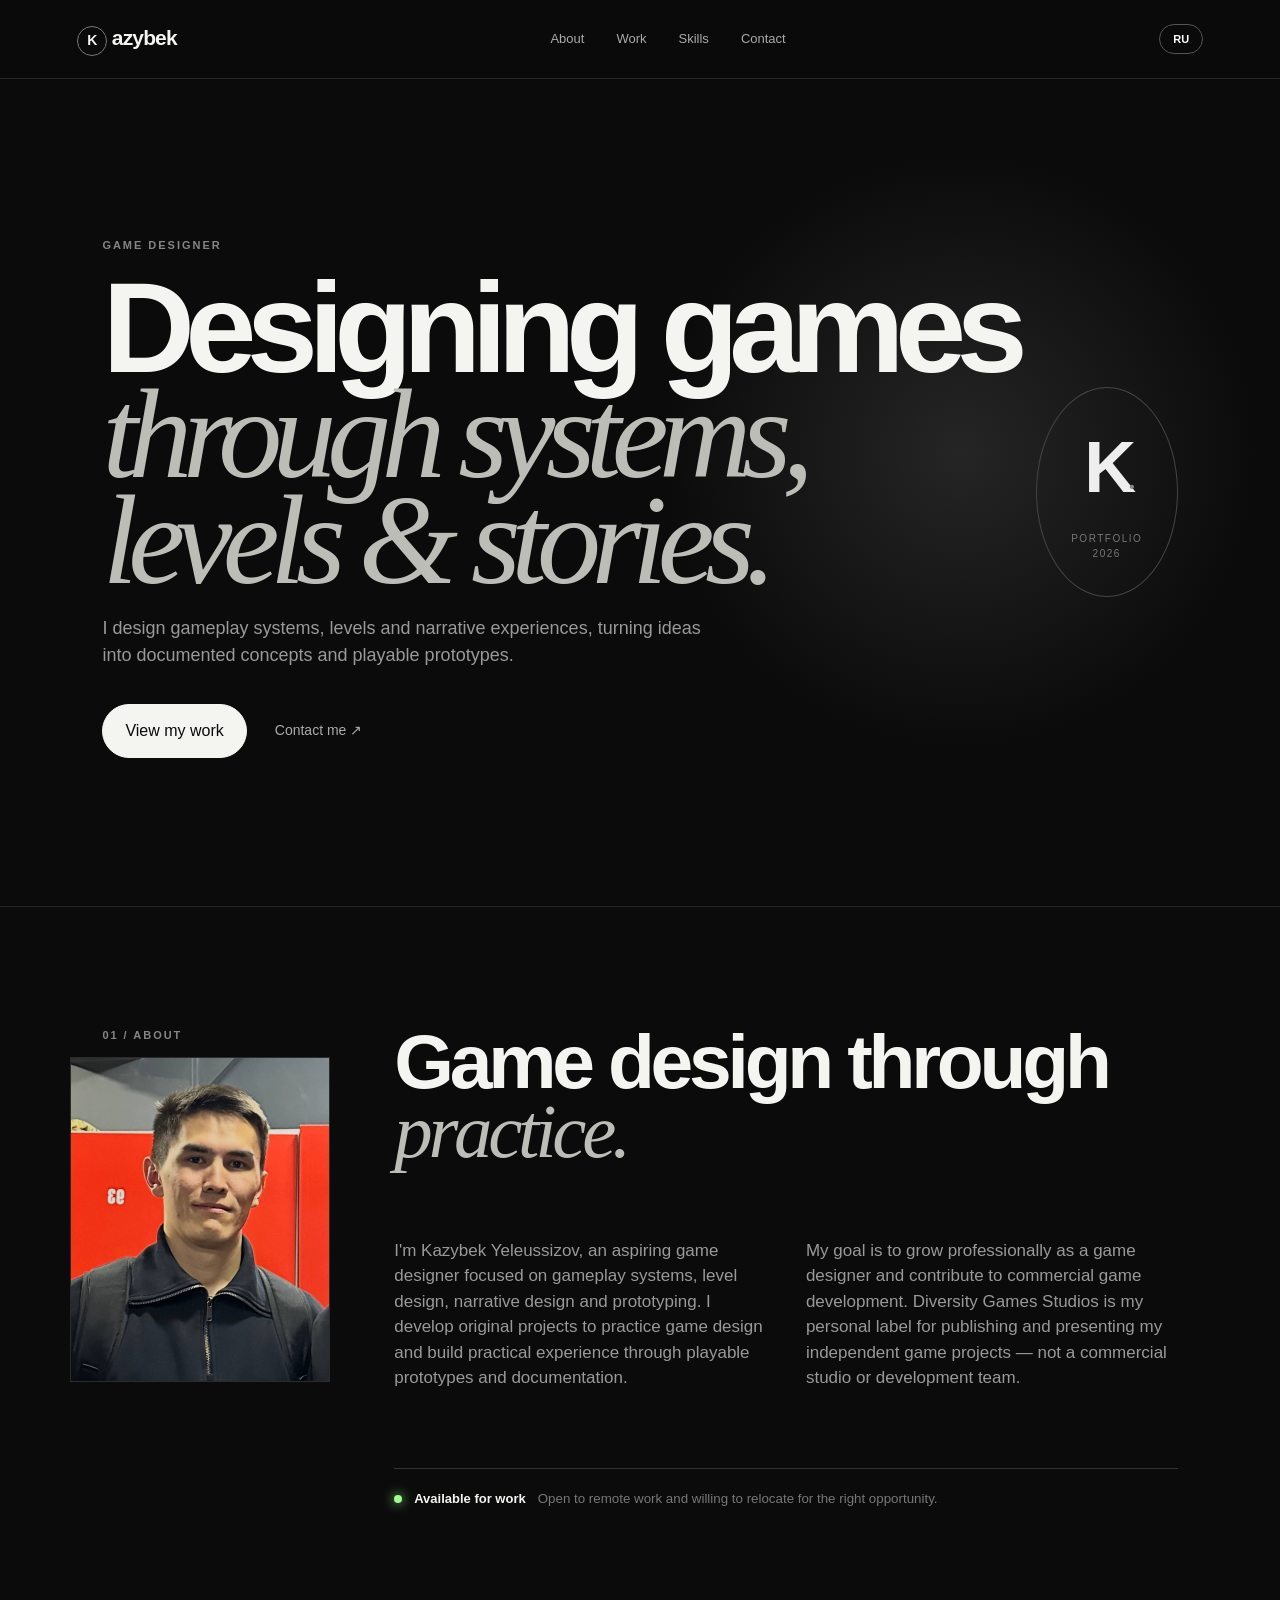
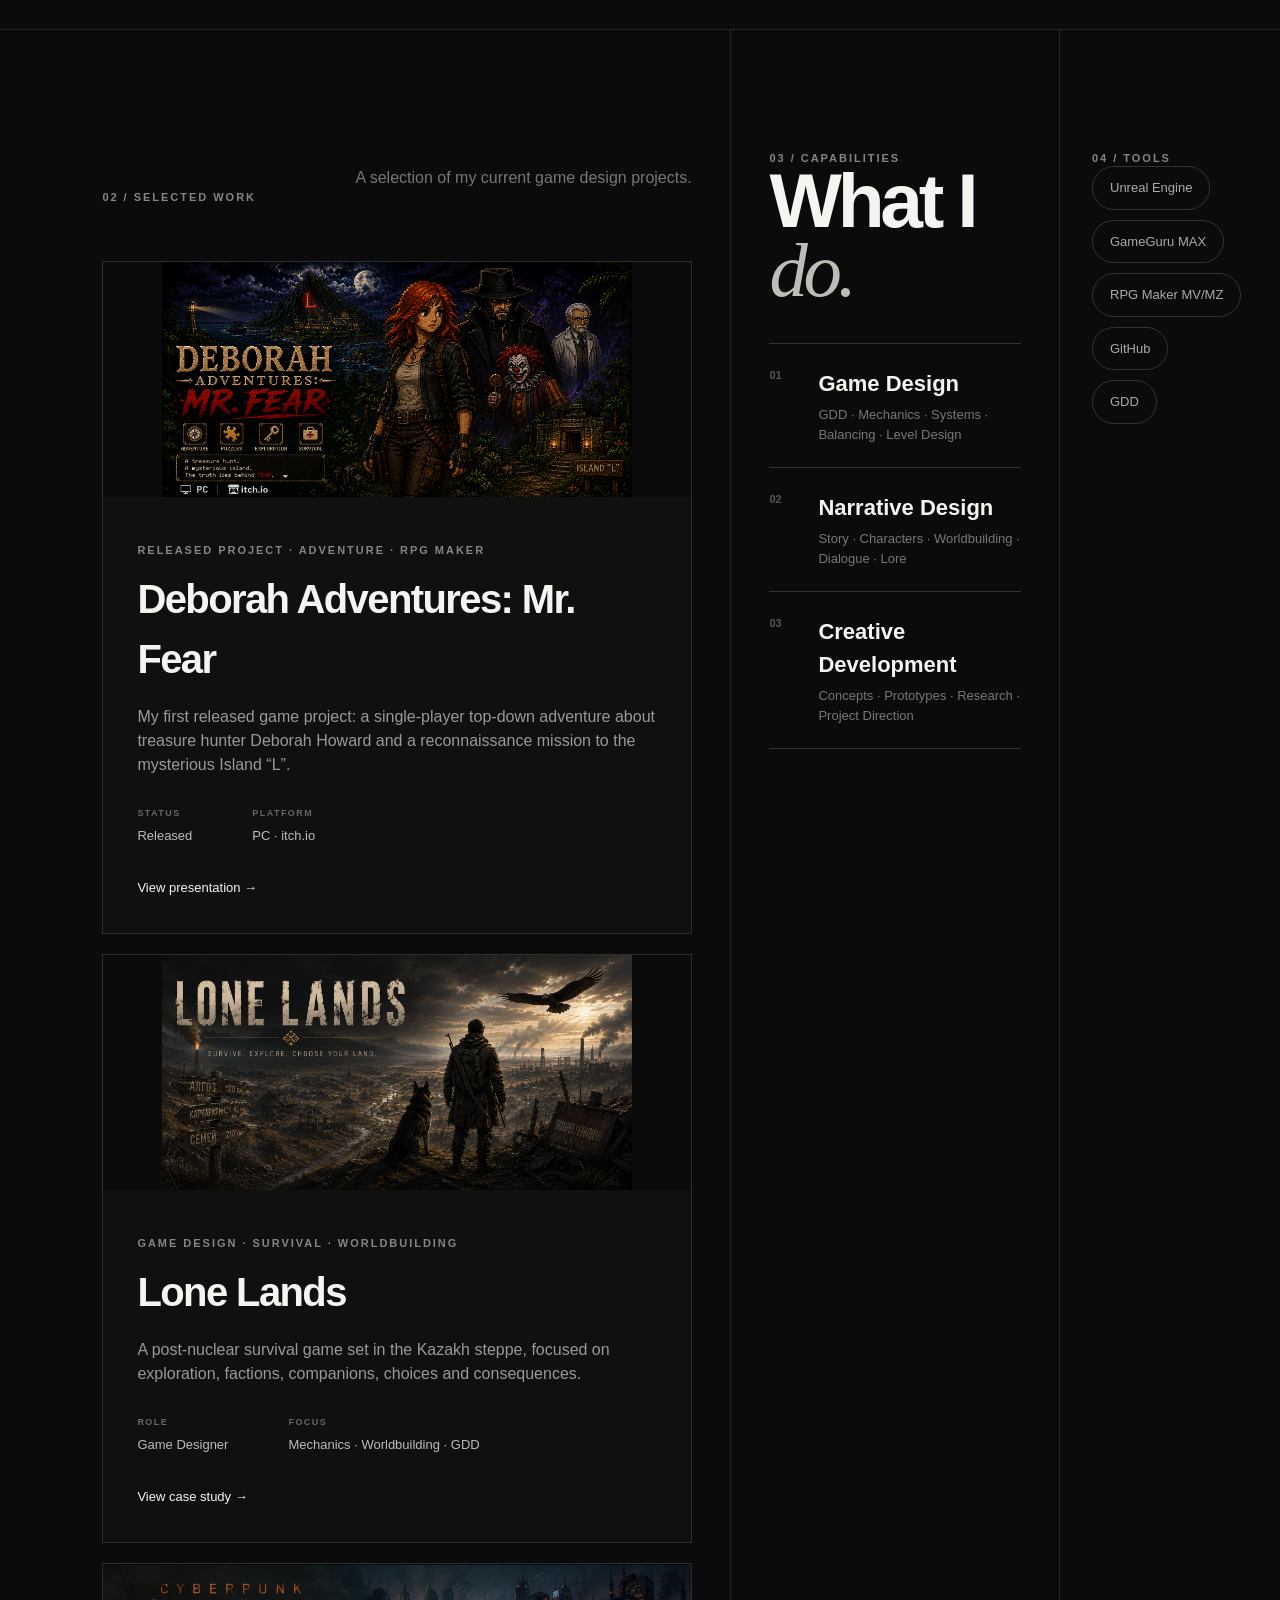
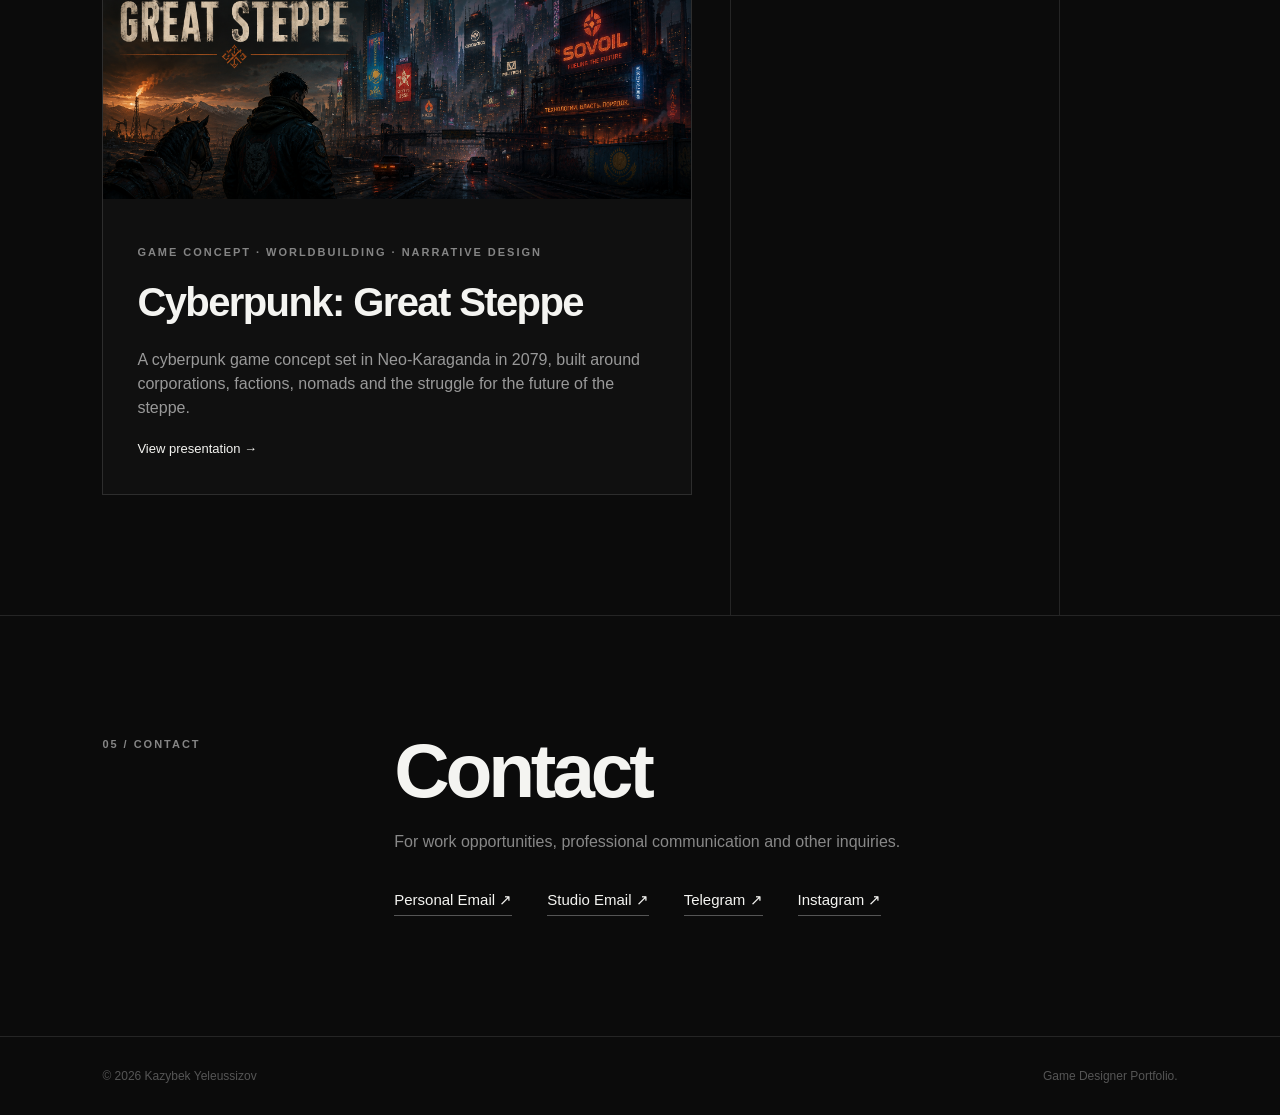
<file: index.html>
<!DOCTYPE html>
<html lang="en">
<head>
<meta charset="UTF-8">
<meta name="viewport" content="width=device-width, initial-scale=1.0">
<meta name="description" content="Kazybek Yeleussizov — Game Designer portfolio.">
<title>Kazybek — Portfolio</title>
<link rel="stylesheet" href="style.css">

<style>
#about{position:relative}
#about .about-photo{
  position:absolute;
  left:5.5%;
  top:150px;
  width:260px;
  margin:0;
}
#about .about-photo img{
  display:block;
  width:100%;
  aspect-ratio:4/5;
  object-fit:cover;
  object-position:center 25%;
  border:1px solid #2b2b2b;
}
@media(max-width:1100px){
  #about .about-photo{position:static;width:min(280px,100%);margin:30px 0}
}
</style>

<style>
img,video,picture{
  -webkit-user-drag:none;
  user-drag:none;
  -webkit-touch-callout:none;
  user-select:none;
}
</style>





<style>
/* Projects / Skills / Tools three-column layout */
.portfolio-split{
  display:grid;
  grid-template-columns:minmax(0,3fr) minmax(280px,1.35fr) minmax(220px,.9fr);
  gap:0;
  border-bottom:1px solid #252525;
}
.portfolio-projects-column,
.portfolio-skills-column{
  min-width:0;
  border-right:1px solid #252525;
}
.portfolio-tools-column{
  min-width:0;
}
.portfolio-split #work,
.portfolio-split #skills,
.portfolio-split .tools{
  border-bottom:0;
  min-height:100%;
}
.portfolio-split #work{padding-right:3vw}
.portfolio-split #skills{
  display:block;
  padding-left:3vw;
  padding-right:3vw;
}
.portfolio-split #skills .skills-layout{display:block}
.portfolio-split #skills .skills-layout > h2{margin-bottom:38px}
.portfolio-split #skills .skill-list{width:100%}
.portfolio-split #skills .skill-list > div{grid-template-columns:34px 1fr}
.portfolio-split .tools{
  display:block;
  padding-left:2.5vw;
  padding-right:2.5vw;
}
.portfolio-split .tools .tool-row{
  display:flex;
  flex-direction:column;
  align-items:flex-start;
}
.portfolio-split .case{margin-bottom:20px}
.portfolio-split .case:last-child{margin-bottom:0}

.portfolio-skills-column #skills,
.portfolio-tools-column .tools{
  position:sticky;
  top:72px;
  align-self:start;
}

@media(max-width:1200px){
  .portfolio-split{
    grid-template-columns:minmax(0,2fr) minmax(280px,1fr);
  }
  .portfolio-tools-column{
    grid-column:2;
    border-top:1px solid #252525;
  }
  .portfolio-projects-column{grid-row:1 / span 2}
  .portfolio-skills-column{border-right:0}
}

@media(max-width:850px){
  .portfolio-split{grid-template-columns:1fr}
  .portfolio-projects-column,
  .portfolio-skills-column{
    border-right:0;
    border-bottom:1px solid #252525;
  }
  .portfolio-projects-column{grid-row:auto}
  .portfolio-tools-column{grid-column:auto}
  .portfolio-split #work,
  .portfolio-split #skills,
  .portfolio-split .tools{
    padding-left:6vw;
    padding-right:6vw;
  }
  .portfolio-skills-column #skills,
  .portfolio-tools-column .tools{
    position:static;
  }
  .portfolio-split .tools .tool-row{
    flex-direction:row;
    flex-wrap:wrap;
  }
}
</style>

</head>
<body>
<header class="nav">
  <a class="brand" href="#home"><span>K</span>azybek</a>
  <nav>
    <a href="#about" data-i18n="nav_about">About</a>
    <a href="#work" data-i18n="nav_work">Work</a>
    <a href="#skills" data-i18n="nav_skills">Skills</a>
    <a href="#contact" data-i18n="nav_contact">Contact</a>
  </nav>
  <button id="langToggle" class="lang">RU</button>
</header>

<main>
<section id="home" class="hero">
  <div class="hero-copy">
    <p class="kicker">GAME DESIGNER</p>
    <h1>Designing games<br><em>through systems, levels & stories.</em></h1>
    <p class="hero-text" data-i18n="hero_text">I create game concepts, mechanics, stories, worlds and visual experiences — from the first idea to a clear playable vision.</p>
    <div class="hero-actions">
      <a class="btn light" href="#work" data-i18n="view_work">View my work</a>
      <a class="text-link" href="#contact" data-i18n="contact_me">Contact me ↗</a>
    </div>
  </div>
  <div class="hero-mark">
    <div class="orb">K<span>•</span></div>
    <p>PORTFOLIO<br>2026</p>
  </div>
</section>

<section id="about" class="section about">
  <div class="section-label">01 / <span data-i18n="about_label">ABOUT</span></div>
  <div>
    <h2 data-i18n="about_title">Game design through<br><em>practice.</em></h2>
    <div class="about-grid">
      <p data-i18n="about_p1">I'm Kazybek, a game and creative designer focused on turning ideas into structured concepts, mechanics and experiences.</p>
      <p data-i18n="about_p2">I work with game design, narrative design, worldbuilding and visual design. I also develop my own game projects and fictional universes.</p>
    </div>
    <div class="availability"><span></span><strong data-i18n="available">Available for work</strong><small data-i18n="available_desc">Open to remote work and willing to relocate for the right opportunity.</small></div>
  </div>
<div class="about-photo"><img src="kazybek-photo.jpg" alt="Kazybek — Game Designer"></div></section>


<div class="portfolio-split">
  <div class="portfolio-projects-column">
<section id="work" class="section work">
  <div class="section-top">
    <div class="section-label">02 / <span data-i18n="work_label">SELECTED WORK</span></div>
    <p data-i18n="work_intro">A selection of my current game design projects.</p>
  </div>

  <article class="case featured deborah-case">
    <div class="case-visual steam-banner">
      <img src="deborah-banner.png" alt="Deborah Adventures: Mr. Fear banner">
    </div>
    <div class="case-content">
      <p class="tag">RELEASED PROJECT · ADVENTURE · RPG MAKER</p>
      <h3>Deborah Adventures: Mr. Fear</h3>
      <p data-i18n="deborah_desc">My first released game project: a single-player top-down adventure about treasure hunter Deborah Howard and a reconnaissance mission to the mysterious Island “L”.</p>
      <div class="meta">
        <div><b data-i18n="status">STATUS</b><span data-i18n="released">Released</span></div>
        <div><b data-i18n="platform">PLATFORM</b><span>PC · itch.io</span></div>
      </div>
      <a class="case-link" href="deborah.html" data-i18n="view_presentation">View presentation →</a>
    </div>
  </article>

  <article class="case featured">
    <div class="case-visual steam-banner">
      <img src="lone-lands-banner.png" alt="Lone Lands banner">
    </div>
    <div class="case-content">
      <p class="tag">GAME DESIGN · SURVIVAL · WORLDBUILDING</p>
      <h3>Lone Lands</h3>
      <p data-i18n="lonelands_desc">A post-nuclear survival game set in the Kazakh steppe, focused on exploration, factions, companions, choices and consequences.</p>
      <div class="meta">
        <div><b data-i18n="role">ROLE</b><span>Game Designer</span></div>
        <div><b data-i18n="focus">FOCUS</b><span>Mechanics · Worldbuilding · GDD</span></div>
      </div>
      <a class="case-link" href="lone-lands.html" data-i18n="case_study">View case study →</a>
    </div>
  </article>

  <article class="case cyber-case">
    <div class="case-visual steam-banner">
      <img src="great-steppe-banner.png" alt="Cyberpunk: Great Steppe banner">
    </div>
    <div class="case-content">
      <p class="tag">GAME CONCEPT · WORLDBUILDING · NARRATIVE DESIGN</p>
      <h3>Cyberpunk: Great Steppe</h3>
      <p data-i18n="great_steppe_desc">A cyberpunk game concept set in Neo-Karaganda in 2079, built around corporations, factions, nomads and the struggle for the future of the steppe.</p>
      <a class="case-link" href="great-steppe.html" data-i18n="presentation">View presentation →</a>
    </div>
  </article>
</section>
  </div>

  <div class="portfolio-skills-column">
<section id="skills" class="section skills-section">
  <div class="section-label">03 / <span data-i18n="skills_label">CAPABILITIES</span></div>
  <div class="skills-layout">
    <h2 data-i18n="skills_title">What I<br><em>do.</em></h2>
    <div class="skill-list">
      <div><b>01</b><h3>Game Design</h3><p>GDD · Mechanics · Systems · Balancing · Level Design</p></div>
      <div><b>02</b><h3>Narrative Design</h3><p>Story · Characters · Worldbuilding · Dialogue · Lore</p></div>
      
      <div><b>03</b><h3>Creative Development</h3><p>Concepts · Prototypes · Research · Project Direction</p></div>
    </div>
  </div>
</section>
  </div>

  <div class="portfolio-tools-column">
<section class="section tools">
  <div class="section-label">04 / <span data-i18n="tools_label">TOOLS</span></div>
  <div class="tool-row"><span>Unreal Engine</span><span>GameGuru MAX</span><span>RPG Maker MV/MZ</span><span>GitHub</span><span>GDD</span></div>
</section>
  </div>
</div>










<section id="contact" class="section contact">
  <div class="section-label">05 / CONTACT</div>
  <div>
    <h2 data-i18n="contact_title">Contact</h2>
    <p data-i18n="contact_text">For work opportunities, professional communication and other inquiries.</p>
    <div class="contact-links">
      <a href="mailto:kazybeke02@gmail.com"><span data-i18n="personal_email">Personal Email</span> ↗</a>
      <a href="mailto:diversitygamesstudios@gmail.com"><span data-i18n="studio_email">Studio Email</span> ↗</a>
      <a href="https://t.me/diversitygamesstudios" target="_blank" rel="noopener">Telegram ↗</a>
      <a href="https://www.instagram.com/diversitygamesstudios" target="_blank" rel="noopener">Instagram ↗</a>
    </div>
  </div>
</section>
</main>

<footer><span>© 2026 Kazybek Yeleussizov</span><span data-i18n="footer">Game Designer Portfolio.</span></footer>
<script src="script.js"></script>

<script>
/* Basic media-download deterrence. Note: browser-delivered media cannot be made impossible to save. */
document.addEventListener("contextmenu", function(e){
  if (e.target.closest("img, video, audio, picture")) e.preventDefault();
});
document.addEventListener("dragstart", function(e){
  if (e.target.closest("img, video, audio, picture")) e.preventDefault();
});
document.addEventListener("keydown", function(e){
  const k = e.key.toLowerCase();
  if ((e.ctrlKey || e.metaKey) && (k === "s" || k === "u")) e.preventDefault();
});
document.querySelectorAll("img").forEach(img => {
  img.setAttribute("draggable","false");
  img.addEventListener("contextmenu", e => e.preventDefault());
});
</script>

</body>
</html>
</file>
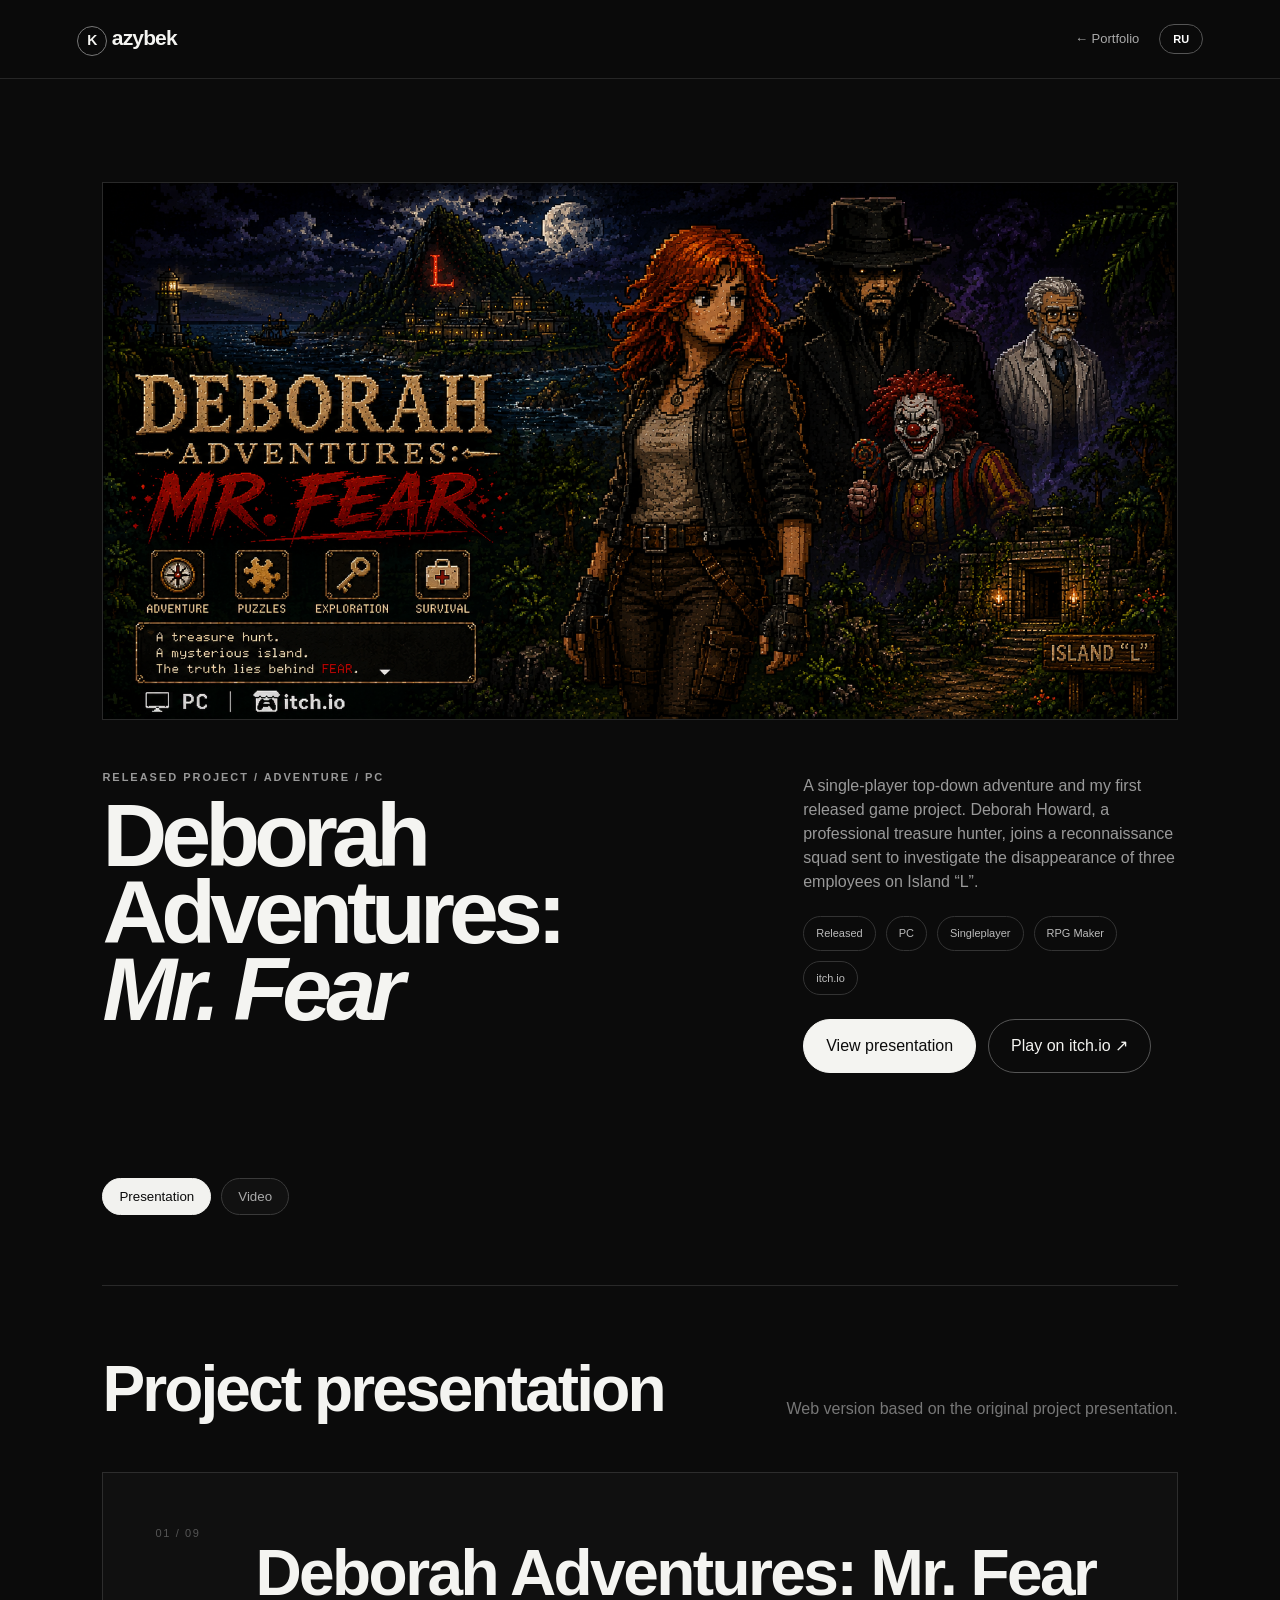
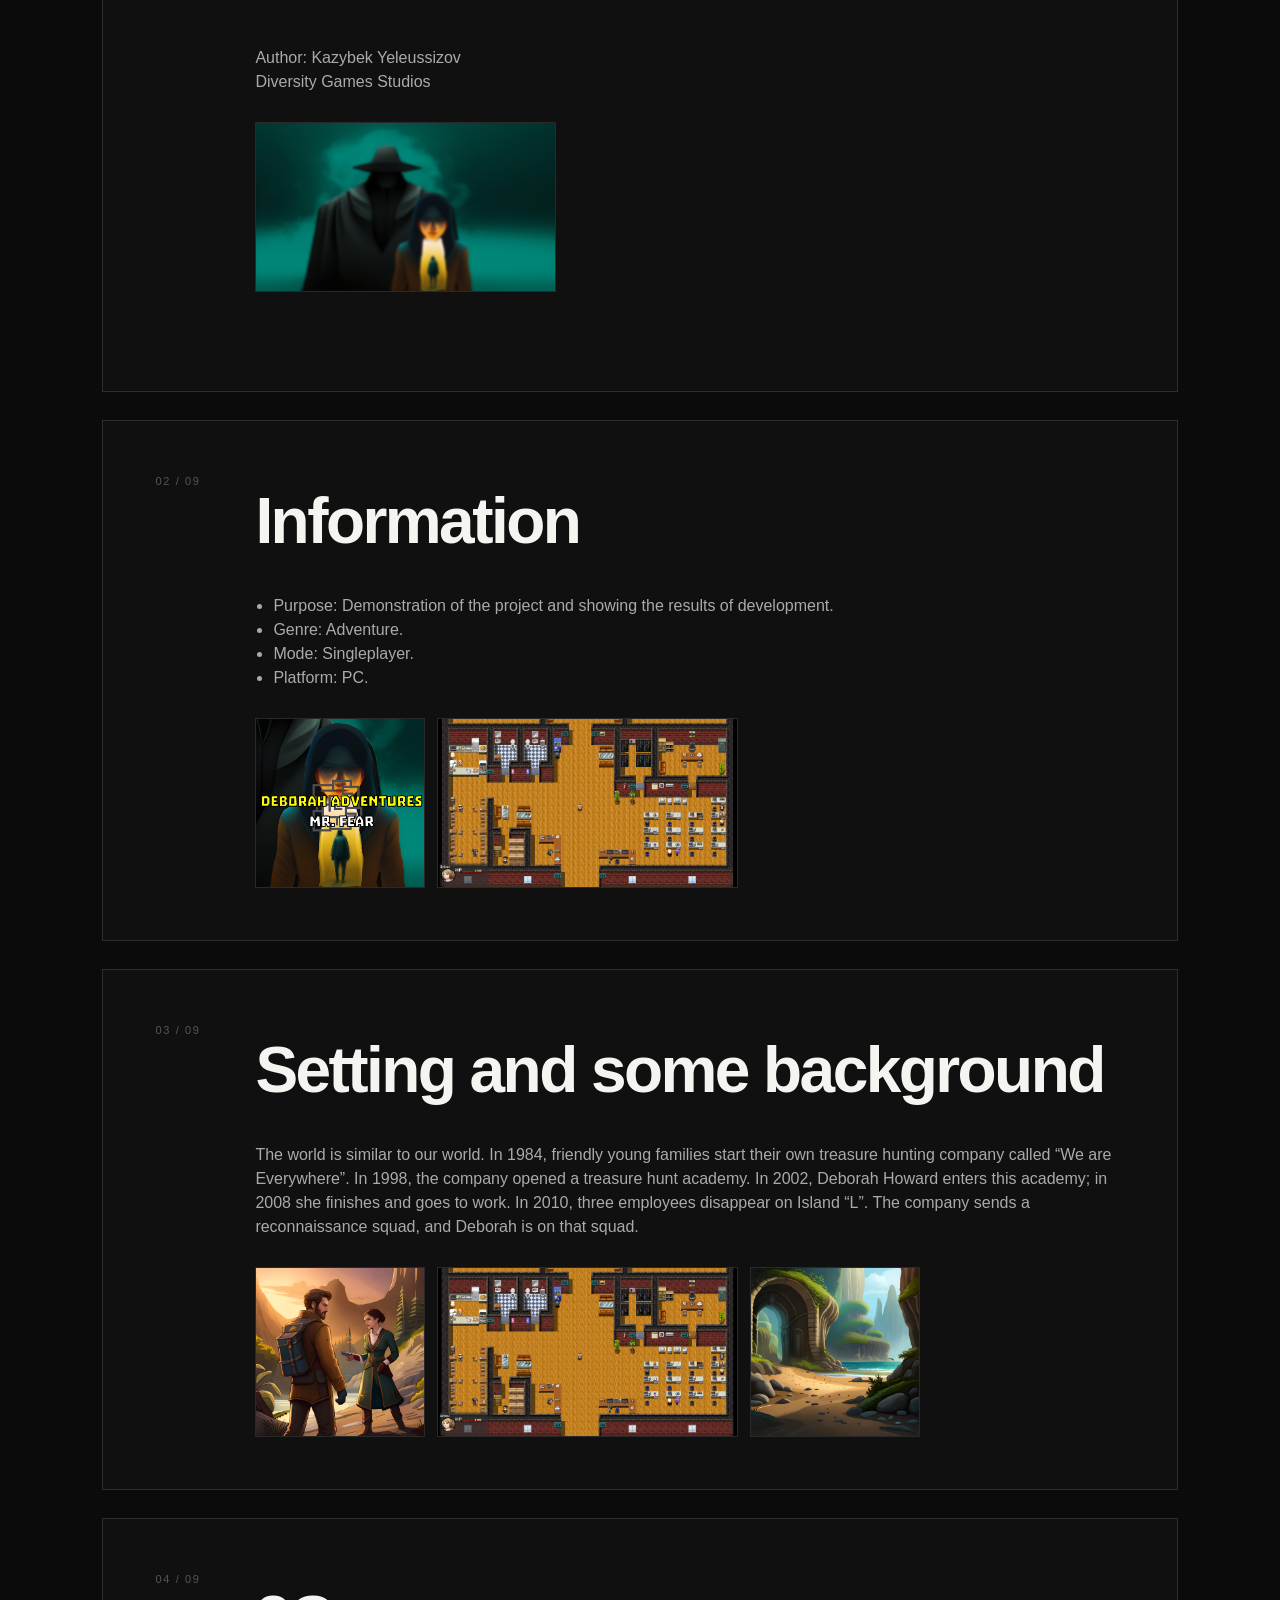
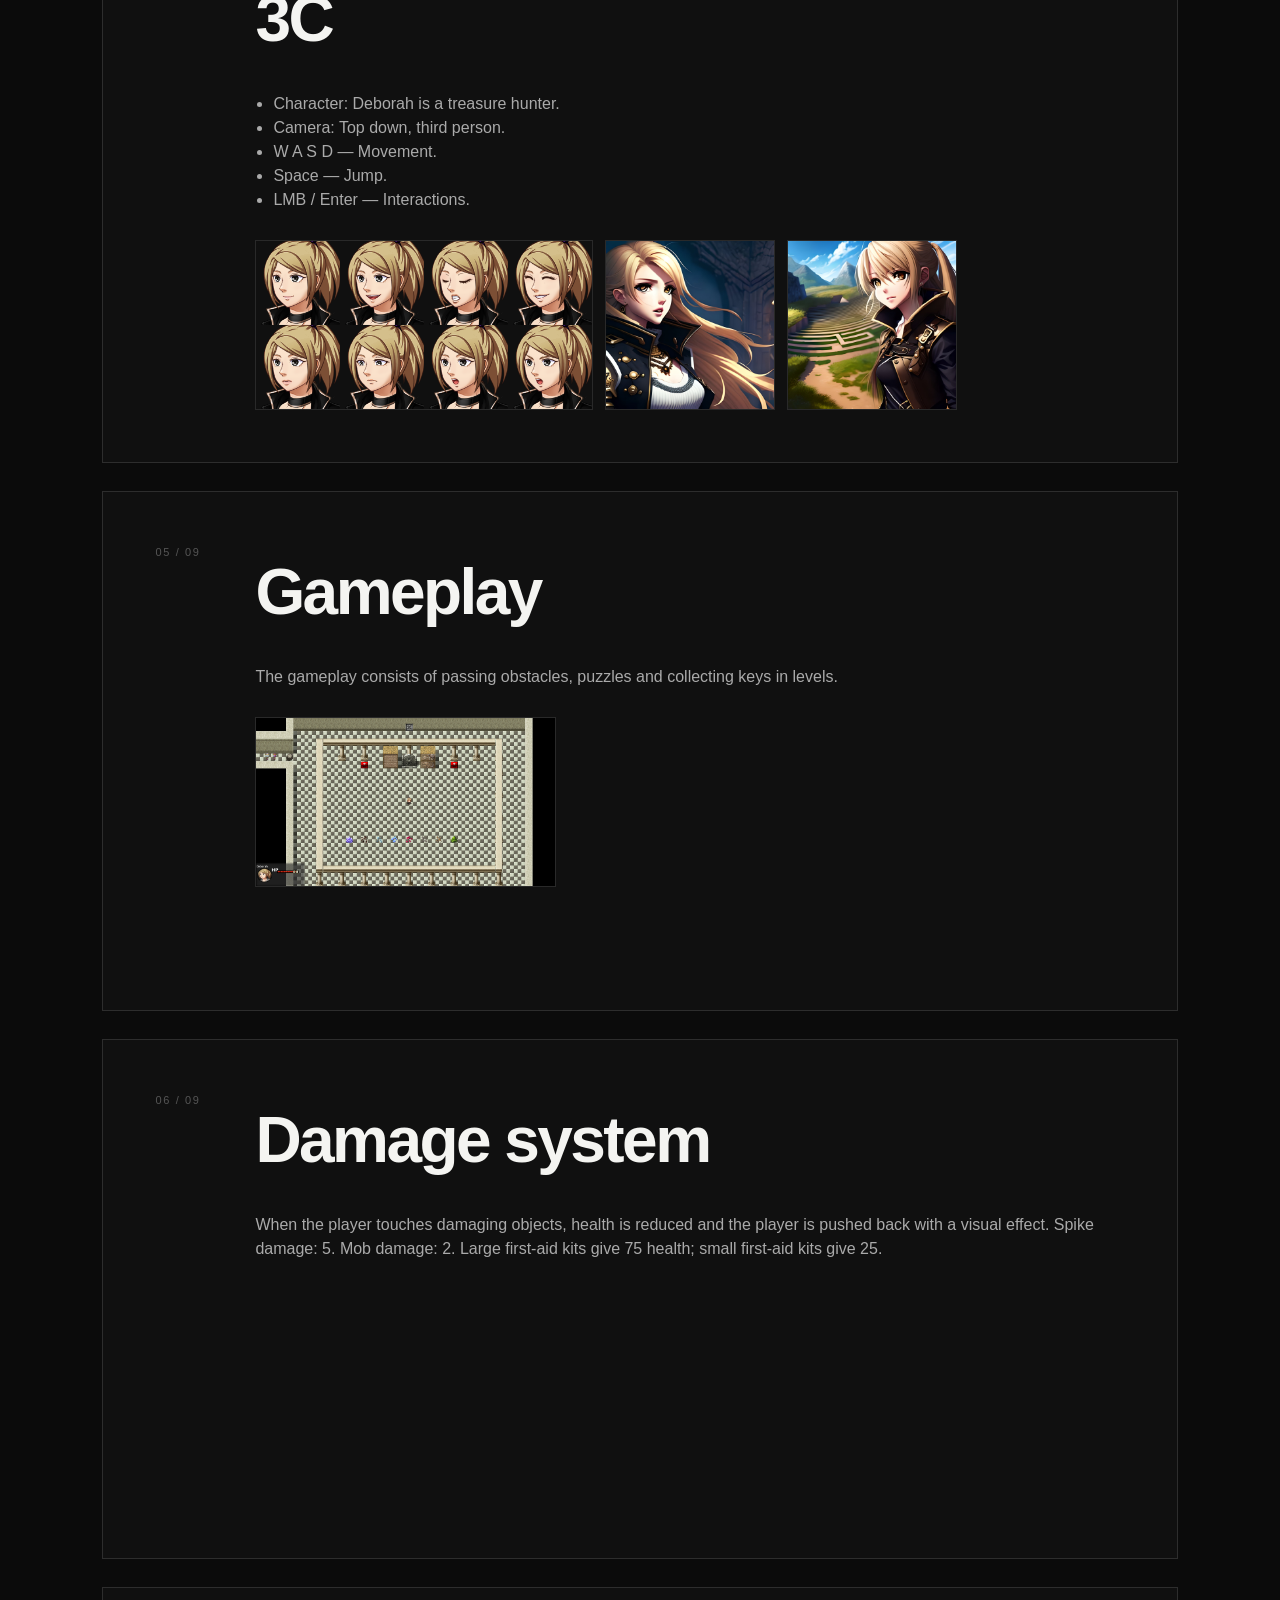
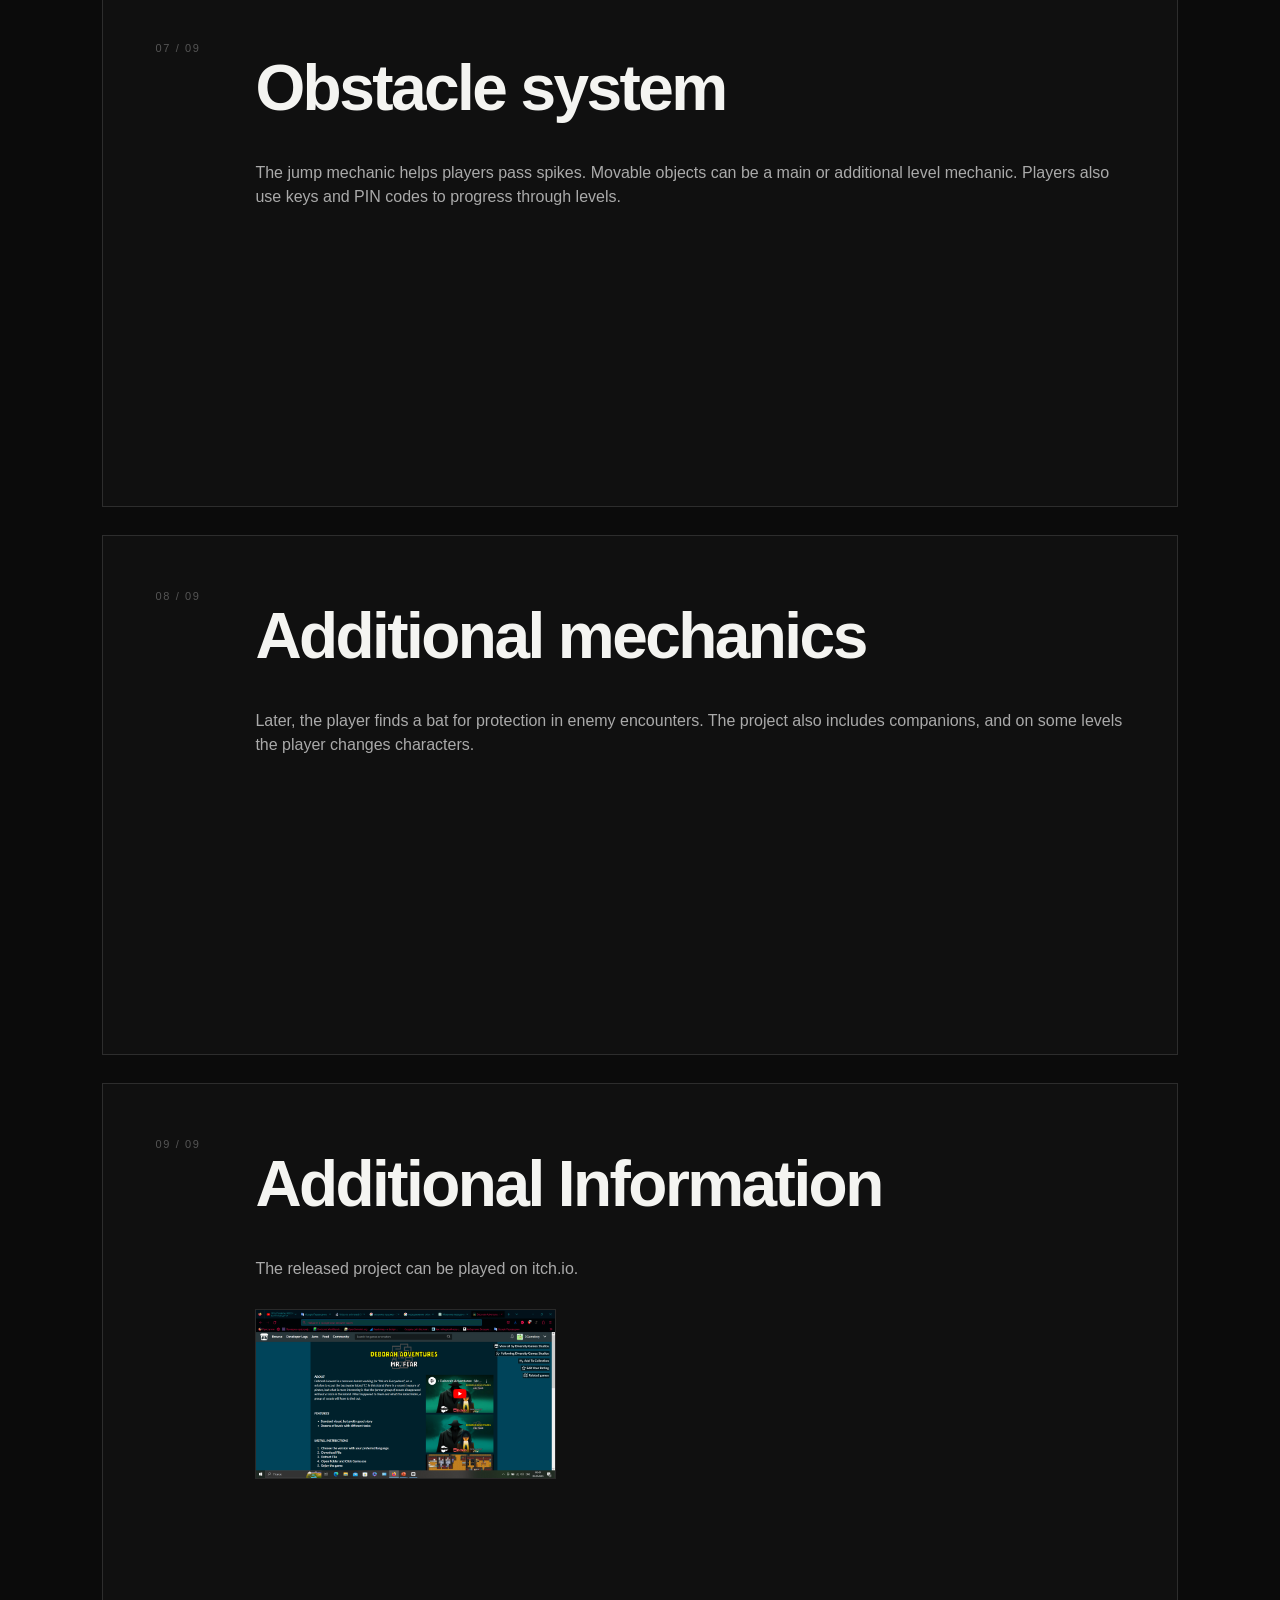
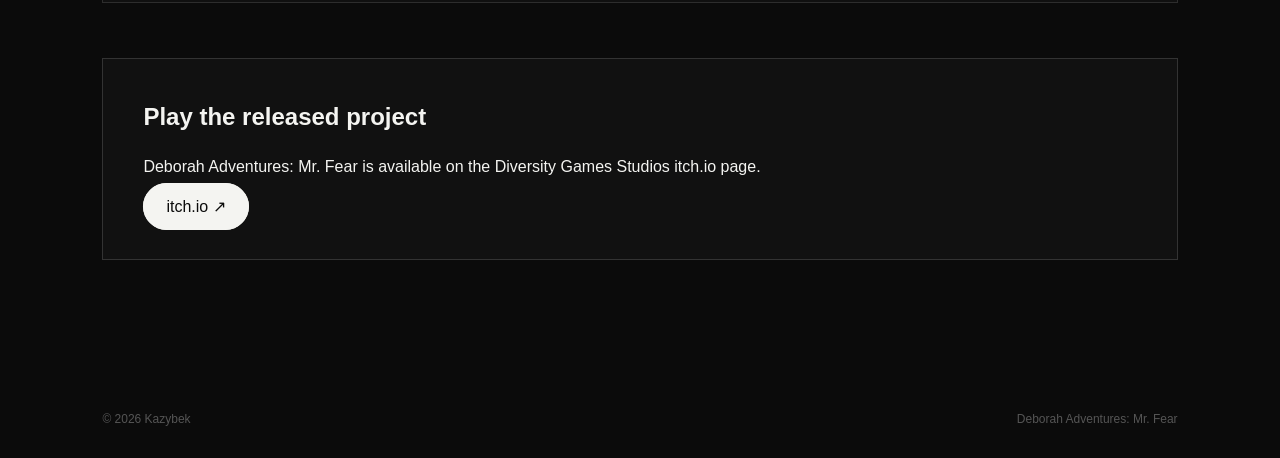
<file: deborah.html>
<!DOCTYPE html>
<html lang="en">
<head>
<meta charset="UTF-8">
<meta name="viewport" content="width=device-width,initial-scale=1">
<title>Deborah Adventures: Mr. Fear — Kazybek</title>
<link rel="stylesheet" href="style.css">
<style>
.case-page{padding:58px 8vw 120px}
.project-nav{display:flex;justify-content:space-between;align-items:center;gap:20px}
.project-nav a{color:#aaa;font-size:13px}
.project-hero{padding:45px 0 70px}
.project-hero img{width:100%;display:block;border:1px solid #292929}
.project-title{margin-top:38px;display:grid;grid-template-columns:1.25fr .75fr;gap:6vw}
.project-title h1{font-size:clamp(48px,7vw,105px);line-height:.86;letter-spacing:-.065em;margin:0}
.project-title p{color:#999;max-width:580px}
.badges{display:flex;gap:10px;flex-wrap:wrap;margin-top:22px}
.badges span{border:1px solid #333;border-radius:999px;padding:8px 12px;color:#bbb;font-size:11px}
.actions{display:flex;gap:12px;flex-wrap:wrap;margin-top:24px}
.presentation{border-top:1px solid #292929;padding-top:65px}
.presentation-head{display:flex;justify-content:space-between;gap:30px;align-items:end;margin-bottom:35px}
.presentation-head h2{font-size:clamp(38px,5vw,72px);letter-spacing:-.045em;margin:0}
.presentation-head p{color:#777;max-width:460px}
.web-slide{min-height:520px;border:1px solid #2d2d2d;background:#101010;margin:0 0 28px;padding:52px;display:grid;grid-template-columns:70px 1fr;gap:30px;position:relative;overflow:hidden}
.web-slide .num{color:#555;font-size:11px;letter-spacing:.15em}
.web-slide h3{font-size:clamp(32px,5vw,64px);letter-spacing:-.04em;margin:0 0 25px}
.web-slide p,.web-slide li{color:#aaa;font-size:16px;max-width:900px}
.web-slide ul{padding-left:18px}
.web-slide .visuals{display:flex;gap:12px;flex-wrap:wrap;margin-top:28px}
.web-slide .visuals img{height:170px;max-width:100%;object-fit:cover;border:1px solid #292929}
.play-box{margin-top:55px;padding:40px;border:1px solid #333;background:#111}
.play-box h2{margin-top:0}
@media(max-width:800px){
.case-page{padding:35px 5vw 80px}.project-title{grid-template-columns:1fr}.web-slide{padding:28px;grid-template-columns:1fr;min-height:auto}.web-slide .visuals img{height:auto;width:100%}
}
</style>

<style>
.project-tabs{display:flex;gap:10px;flex-wrap:wrap;margin:28px 0 0}
.project-tabs button{border:1px solid #3a3a3a;background:#111;color:#aaa;padding:10px 16px;border-radius:999px;cursor:pointer}
.project-tabs button.active{background:#f2f2ef;color:#0b0b0b;border-color:#f2f2ef}
.project-panel{display:none;min-height:70vh;padding-top:55px}
.project-panel.active{display:block}
.video-shell{min-height:62vh;border:1px solid #2d2d2d;background:#101010;display:grid;place-items:center;padding:40px;text-align:center}
.video-shell h2{font-size:clamp(38px,6vw,80px);margin:0 0 15px}
.video-shell p{color:#888;max-width:650px;margin:0 auto 24px}
.video-placeholder{width:min(960px,100%);aspect-ratio:16/9;border:1px dashed #444;display:grid;place-items:center;color:#666}
</style>

</head>
<body>
<header class="nav">
  <a class="brand" href="index.html"><span>K</span>azybek</a>
  <div class="project-nav">
    <a href="index.html#work">← Portfolio</a>
    <button id="langToggle" class="lang">RU</button>
  </div>
</header>

<main class="case-page">
<section class="project-hero">
  <img src="deborah-banner.png" alt="Deborah Adventures: Mr. Fear">
  <div class="project-title">
    <div>
      <p class="kicker">RELEASED PROJECT / ADVENTURE / PC</p>
      <h1>Deborah Adventures:<br><em>Mr. Fear</em></h1>
    </div>
    <div>
      <p data-i18n="intro">A single-player top-down adventure and my first released game project. Deborah Howard, a professional treasure hunter, joins a reconnaissance squad sent to investigate the disappearance of three employees on Island “L”.</p>
      <div class="badges"><span>Released</span><span>PC</span><span>Singleplayer</span><span>RPG Maker</span><span>itch.io</span></div>
      <div class="actions">
        <a class="btn light" href="#presentation" data-i18n="viewDeck">View presentation</a>
        <a class="btn" href="https://diversity-games-studios.itch.io/deborah-adventures-mr-fear" target="_blank" rel="noopener" data-i18n="playGame">Play on itch.io ↗</a>
      </div>
    </div>

      <div class="project-tabs">
        <button class="active" data-tab="presentation" data-i18n="tabPresentation">Presentation</button>
        <button data-tab="video" data-i18n="tabVideo">Video</button>
      </div>
  </div>
</section>

<section id="presentation" class="presentation project-panel active" data-panel="presentation">
  <div class="presentation-head">
    <h2 data-i18n="presentationTitle">Project presentation</h2>
    <p data-i18n="presentationText">Web version based on the original project presentation.</p>
  </div>

  <article class="web-slide"><div class="num">01 / 09</div><div><h3>Deborah Adventures: Mr. Fear</h3><p>Author: Kazybek Yeleussizov<br>Diversity Games Studios</p><div class="visuals"><img src="deborah-media-01.png" alt=""></div></div></article>

  <article class="web-slide"><div class="num">02 / 09</div><div><h3 data-i18n="information">Information</h3><ul><li>Purpose: Demonstration of the project and showing the results of development.</li><li>Genre: Adventure.</li><li>Mode: Singleplayer.</li><li>Platform: PC.</li></ul><div class="visuals"><img src="deborah-media-02.png" alt=""><img src="deborah-media-03.jpg" alt=""></div></div></article>

  <article class="web-slide"><div class="num">03 / 09</div><div><h3 data-i18n="setting">Setting and some background</h3><p>The world is similar to our world. In 1984, friendly young families start their own treasure hunting company called “We are Everywhere”. In 1998, the company opened a treasure hunt academy. In 2002, Deborah Howard enters this academy; in 2008 she finishes and goes to work. In 2010, three employees disappear on Island “L”. The company sends a reconnaissance squad, and Deborah is on that squad.</p><div class="visuals"><img src="deborah-media-05.jpg" alt=""><img src="deborah-media-08.png" alt=""><img src="deborah-media-09.jpg" alt=""></div></div></article>

  <article class="web-slide"><div class="num">04 / 09</div><div><h3>3C</h3><ul><li>Character: Deborah is a treasure hunter.</li><li>Camera: Top down, third person.</li><li>W A S D — Movement.</li><li>Space — Jump.</li><li>LMB / Enter — Interactions.</li></ul><div class="visuals"><img src="deborah-media-10.png" alt=""><img src="deborah-media-12.jpg" alt=""><img src="deborah-media-14.jpg" alt=""></div></div></article>

  <article class="web-slide"><div class="num">05 / 09</div><div><h3 data-i18n="gameplay">Gameplay</h3><p>The gameplay consists of passing obstacles, puzzles and collecting keys in levels.</p><div class="visuals"><img src="deborah-media-16.jpg" alt=""></div></div></article>

  <article class="web-slide"><div class="num">06 / 09</div><div><h3 data-i18n="damage">Damage system</h3><p>When the player touches damaging objects, health is reduced and the player is pushed back with a visual effect. Spike damage: 5. Mob damage: 2. Large first-aid kits give 75 health; small first-aid kits give 25.</p></div></article>

  <article class="web-slide"><div class="num">07 / 09</div><div><h3 data-i18n="obstacles">Obstacle system</h3><p>The jump mechanic helps players pass spikes. Movable objects can be a main or additional level mechanic. Players also use keys and PIN codes to progress through levels.</p></div></article>

  <article class="web-slide"><div class="num">08 / 09</div><div><h3 data-i18n="additional">Additional mechanics</h3><p>Later, the player finds a bat for protection in enemy encounters. The project also includes companions, and on some levels the player changes characters.</p></div></article>

  <article class="web-slide"><div class="num">09 / 09</div><div><h3 data-i18n="additionalInfo">Additional Information</h3><p data-i18n="tryProject">The released project can be played on itch.io.</p><div class="visuals"><img src="deborah-media-28.png" alt=""></div></div></article>

  <div class="play-box">
    <h2 data-i18n="playTitle">Play the released project</h2>
    <p data-i18n="playText">Deborah Adventures: Mr. Fear is available on the Diversity Games Studios itch.io page.</p>
    <a class="btn light" href="https://diversity-games-studios.itch.io/deborah-adventures-mr-fear" target="_blank" rel="noopener">itch.io ↗</a>
  </div>
</section>

<section class="project-panel" data-panel="video">
  <div class="video-shell">
    <div>
      <h2 data-i18n="videoTitle">Gameplay video</h2>
      <p data-i18n="videoText">A gameplay video will be embedded here from YouTube.</p>
      <div class="video-placeholder">YouTube video</div>
    </div>
  </div>
</section>

</main>

<footer><span>© 2026 Kazybek</span><span>Deborah Adventures: Mr. Fear</span></footer>

<script>
const tr={
en:{intro:"A single-player top-down adventure and my first released game project. Deborah Howard, a professional treasure hunter, joins a reconnaissance squad sent to investigate the disappearance of three employees on Island “L”.",viewDeck:"View presentation",playGame:"Play on itch.io ↗",presentationTitle:"Project presentation",presentationText:"Web version based on the original project presentation.",information:"Information",setting:"Setting and some background",gameplay:"Gameplay",damage:"Damage system",obstacles:"Obstacle system",additional:"Additional mechanics",additionalInfo:"Additional Information",tryProject:"The released project can be played on itch.io.",playTitle:"Play the released project",playText:"Deborah Adventures: Mr. Fear is available on the Diversity Games Studios itch.io page.",tabPresentation:"Presentation",tabVideo:"Video",videoTitle:"Gameplay video",videoText:"A gameplay video will be embedded here from YouTube."},
ru:{intro:"Одиночная приключенческая игра с видом сверху и мой первый выпущенный игровой проект. Профессиональная охотница за сокровищами Дебора Ховард входит в разведывательную группу, отправленную расследовать исчезновение трёх сотрудников на острове «L».",viewDeck:"Смотреть презентацию",playGame:"Играть на itch.io ↗",presentationTitle:"Презентация проекта",presentationText:"Веб-версия, основанная на оригинальной презентации проекта.",information:"Информация",setting:"Сеттинг и предыстория",gameplay:"Игровой процесс",damage:"Система урона",obstacles:"Система препятствий",additional:"Дополнительные механики",additionalInfo:"Дополнительная информация",tryProject:"В выпущенную версию проекта можно сыграть на itch.io.",playTitle:"Сыграть в выпущенный проект",playText:"Deborah Adventures: Mr. Fear доступна на странице Diversity Games Studios в itch.io.",tabPresentation:"Презентация",tabVideo:"Видео",videoTitle:"Видео геймплея",videoText:"Здесь будет встроено видео геймплея с YouTube."}
};
let lang=localStorage.getItem("portfolioLang")||"en";const b=document.getElementById("langToggle");
function ap(){document.documentElement.lang=lang;document.querySelectorAll("[data-i18n]").forEach(e=>{const v=tr[lang][e.dataset.i18n];if(v)e.innerHTML=v});b.textContent=lang==="en"?"RU":"EN";localStorage.setItem("portfolioLang",lang)}
b.onclick=()=>{lang=lang==="en"?"ru":"en";ap()};ap();
document.addEventListener("contextmenu",e=>{if(e.target.closest("img"))e.preventDefault()});
document.addEventListener("dragstart",e=>{if(e.target.closest("img"))e.preventDefault()});

document.querySelectorAll(".project-tabs button").forEach(btn=>{
  btn.addEventListener("click",()=>{
    document.querySelectorAll(".project-tabs button").forEach(b=>b.classList.remove("active"));
    document.querySelectorAll(".project-panel").forEach(p=>p.classList.remove("active"));
    btn.classList.add("active");
    const panel=document.querySelector(`[data-panel="${btn.dataset.tab}"]`);
    if(panel) panel.classList.add("active");
    window.scrollTo({top:0,behavior:"smooth"});
  });
});

</script>
</body>
</html>
</file>
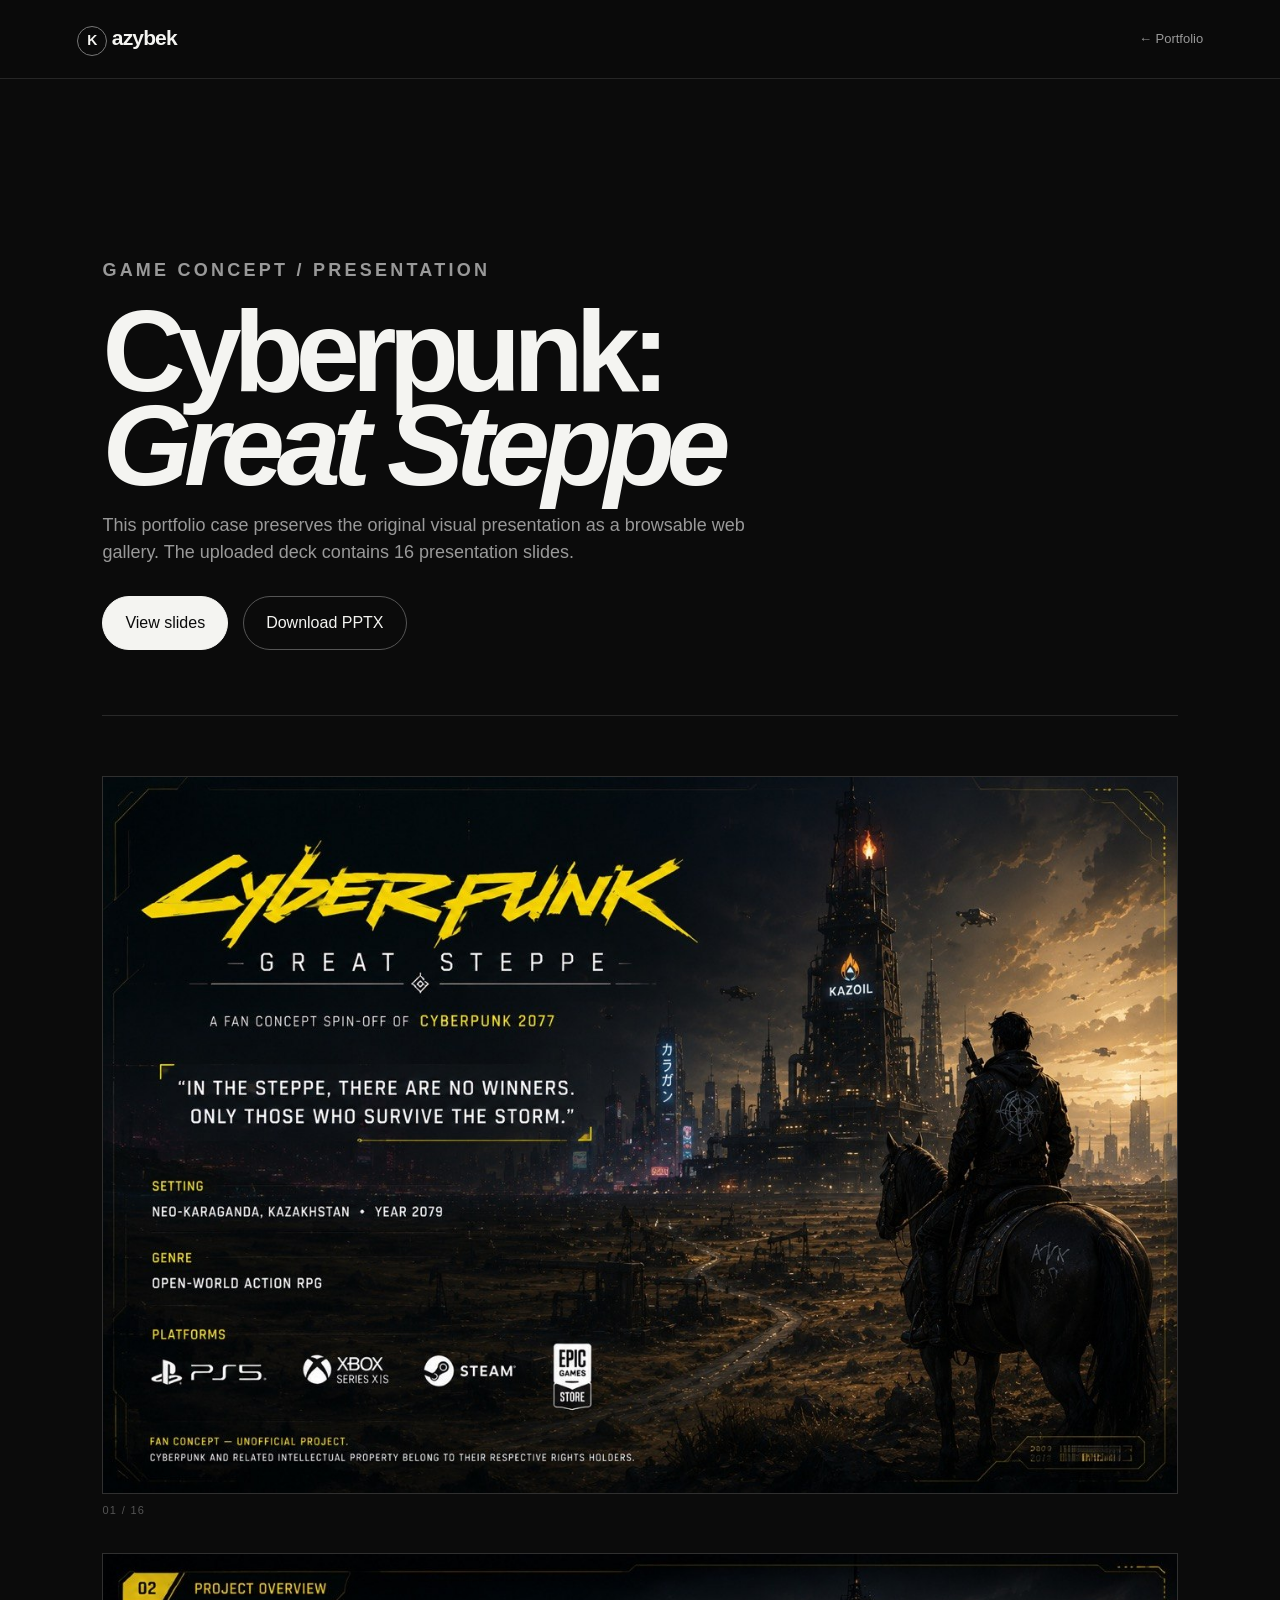
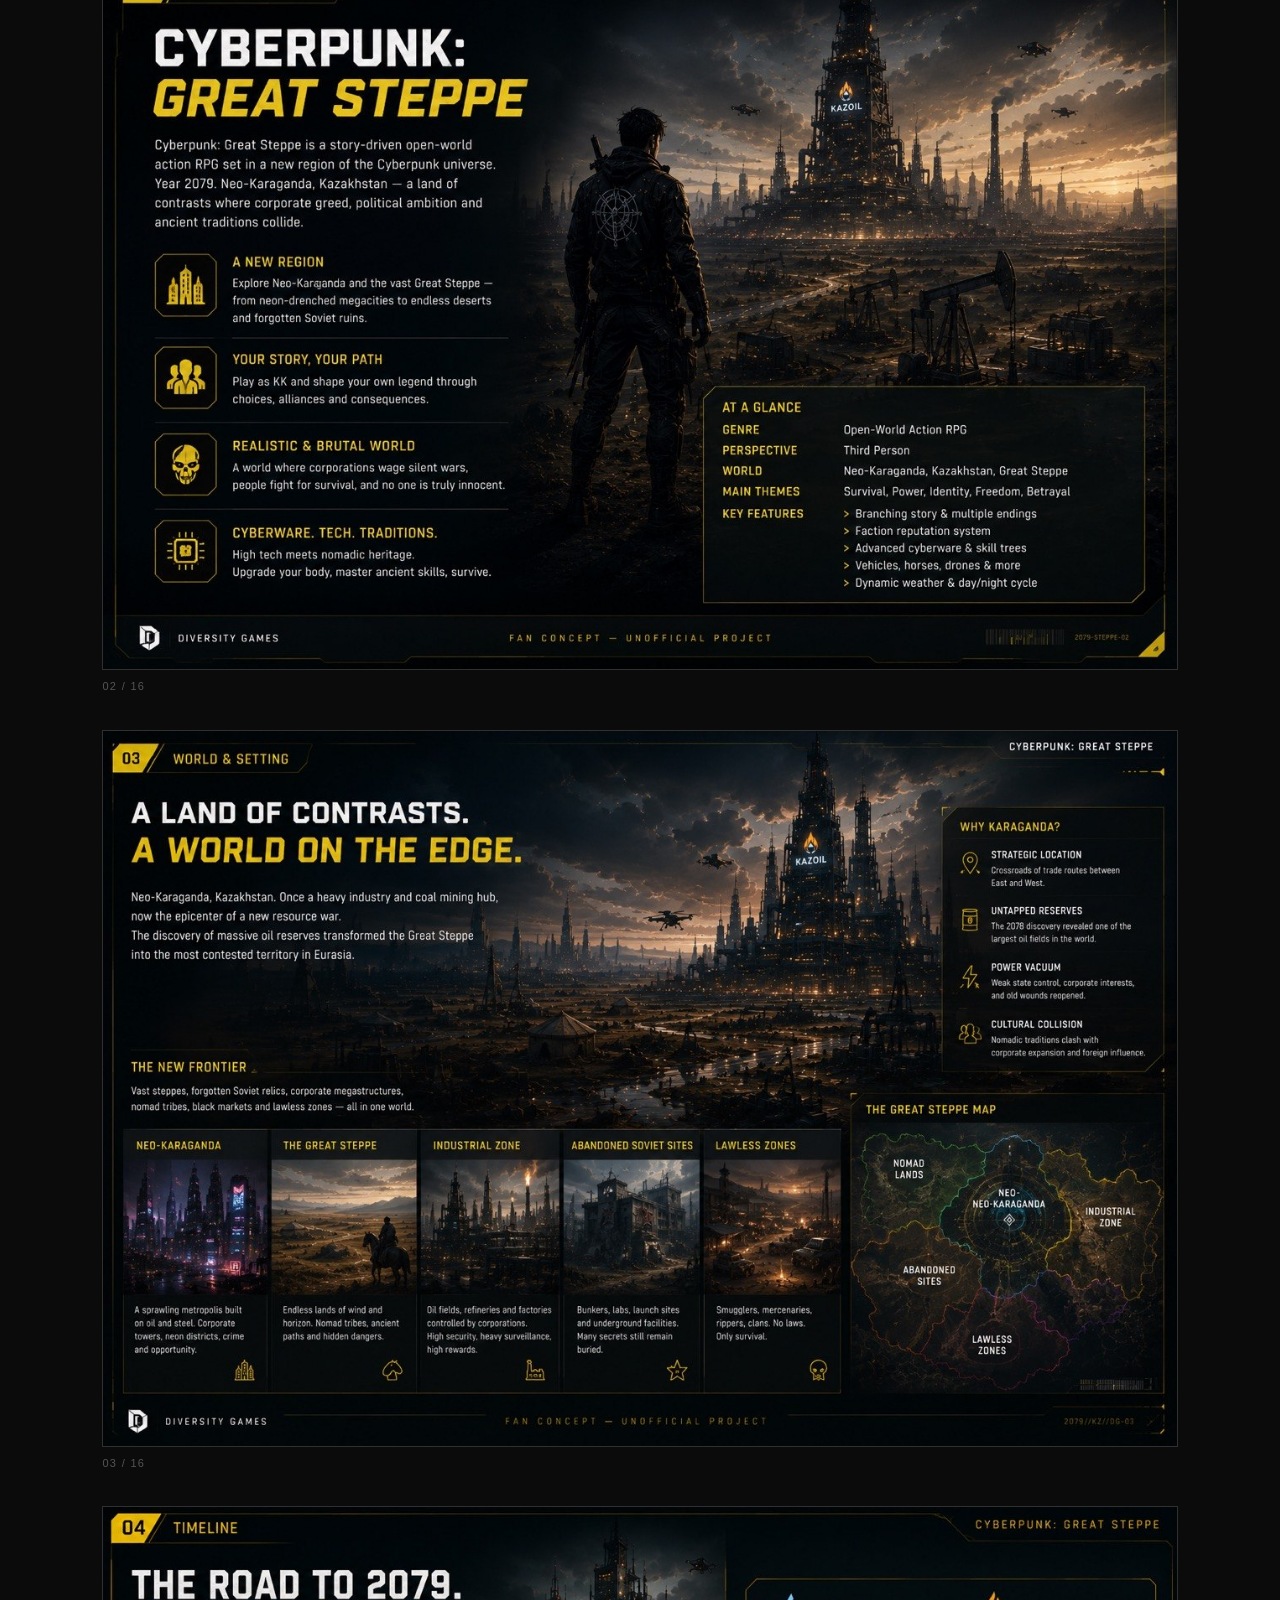
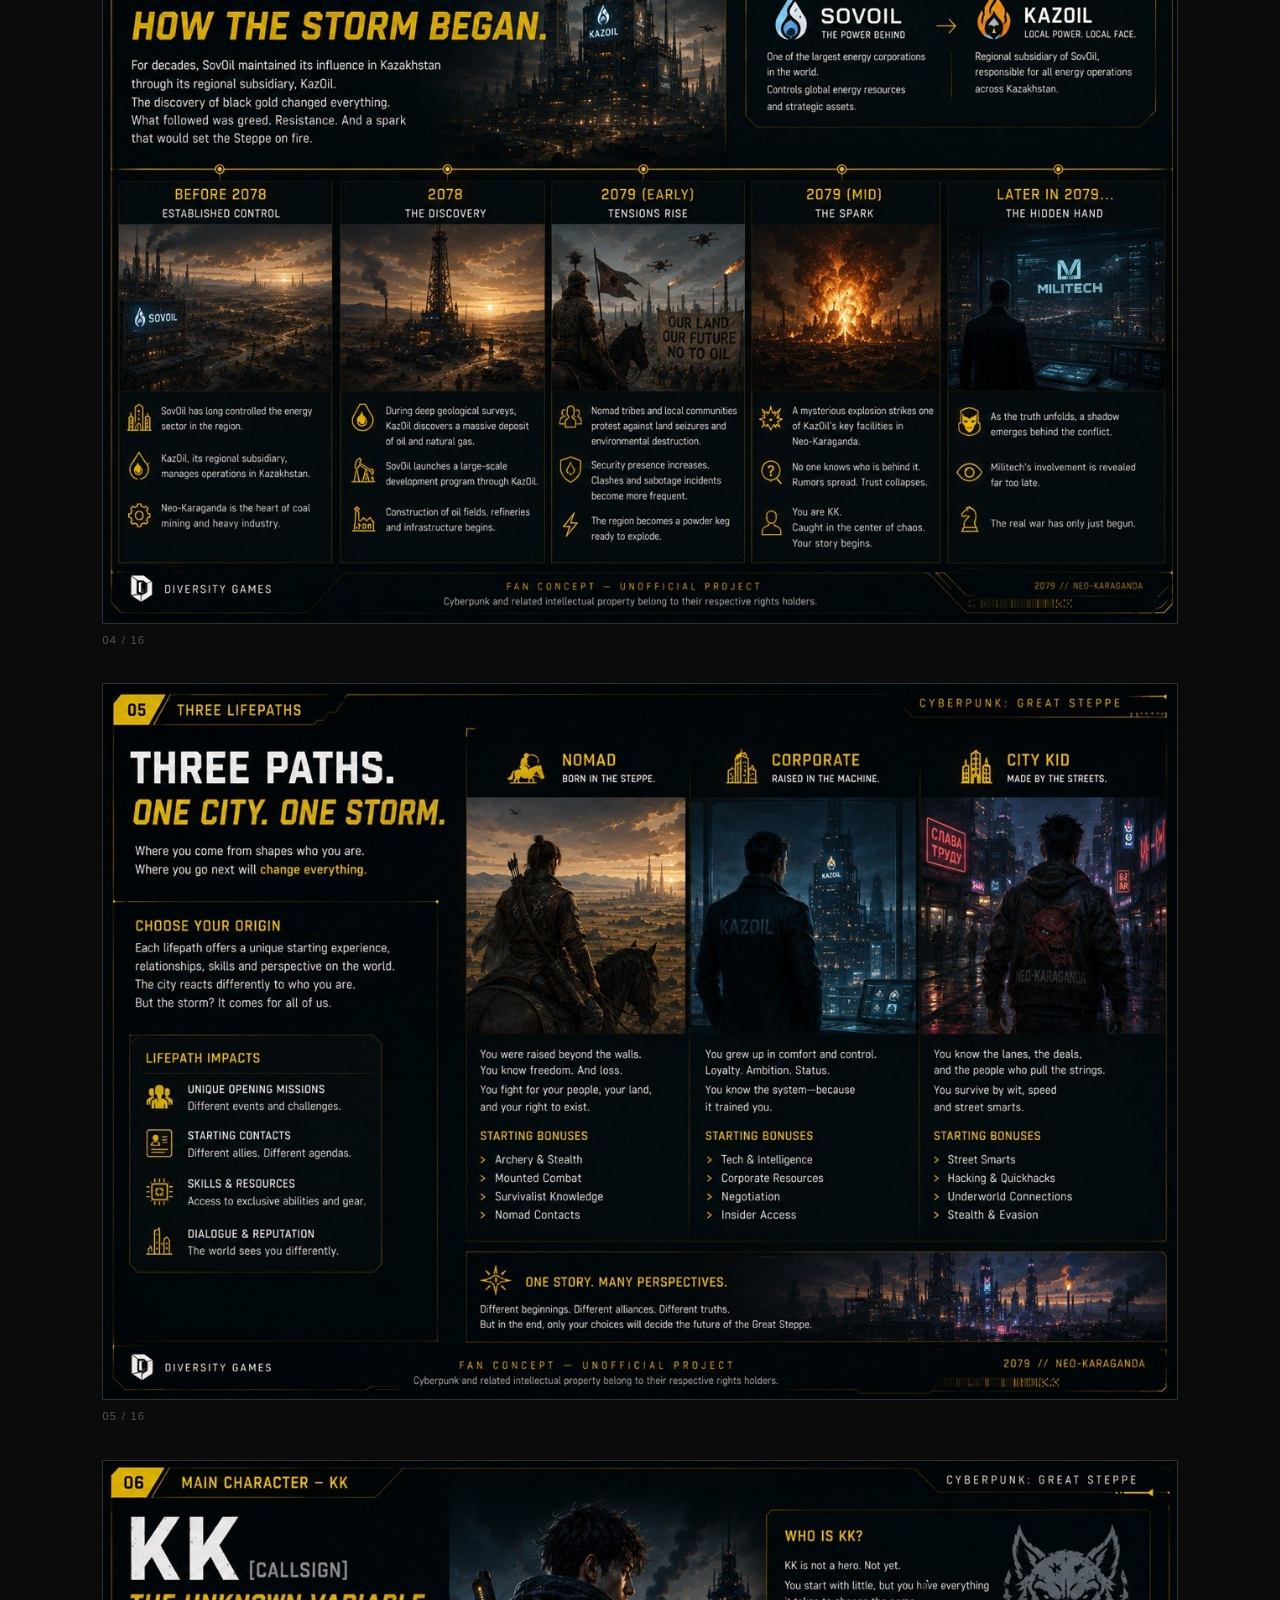
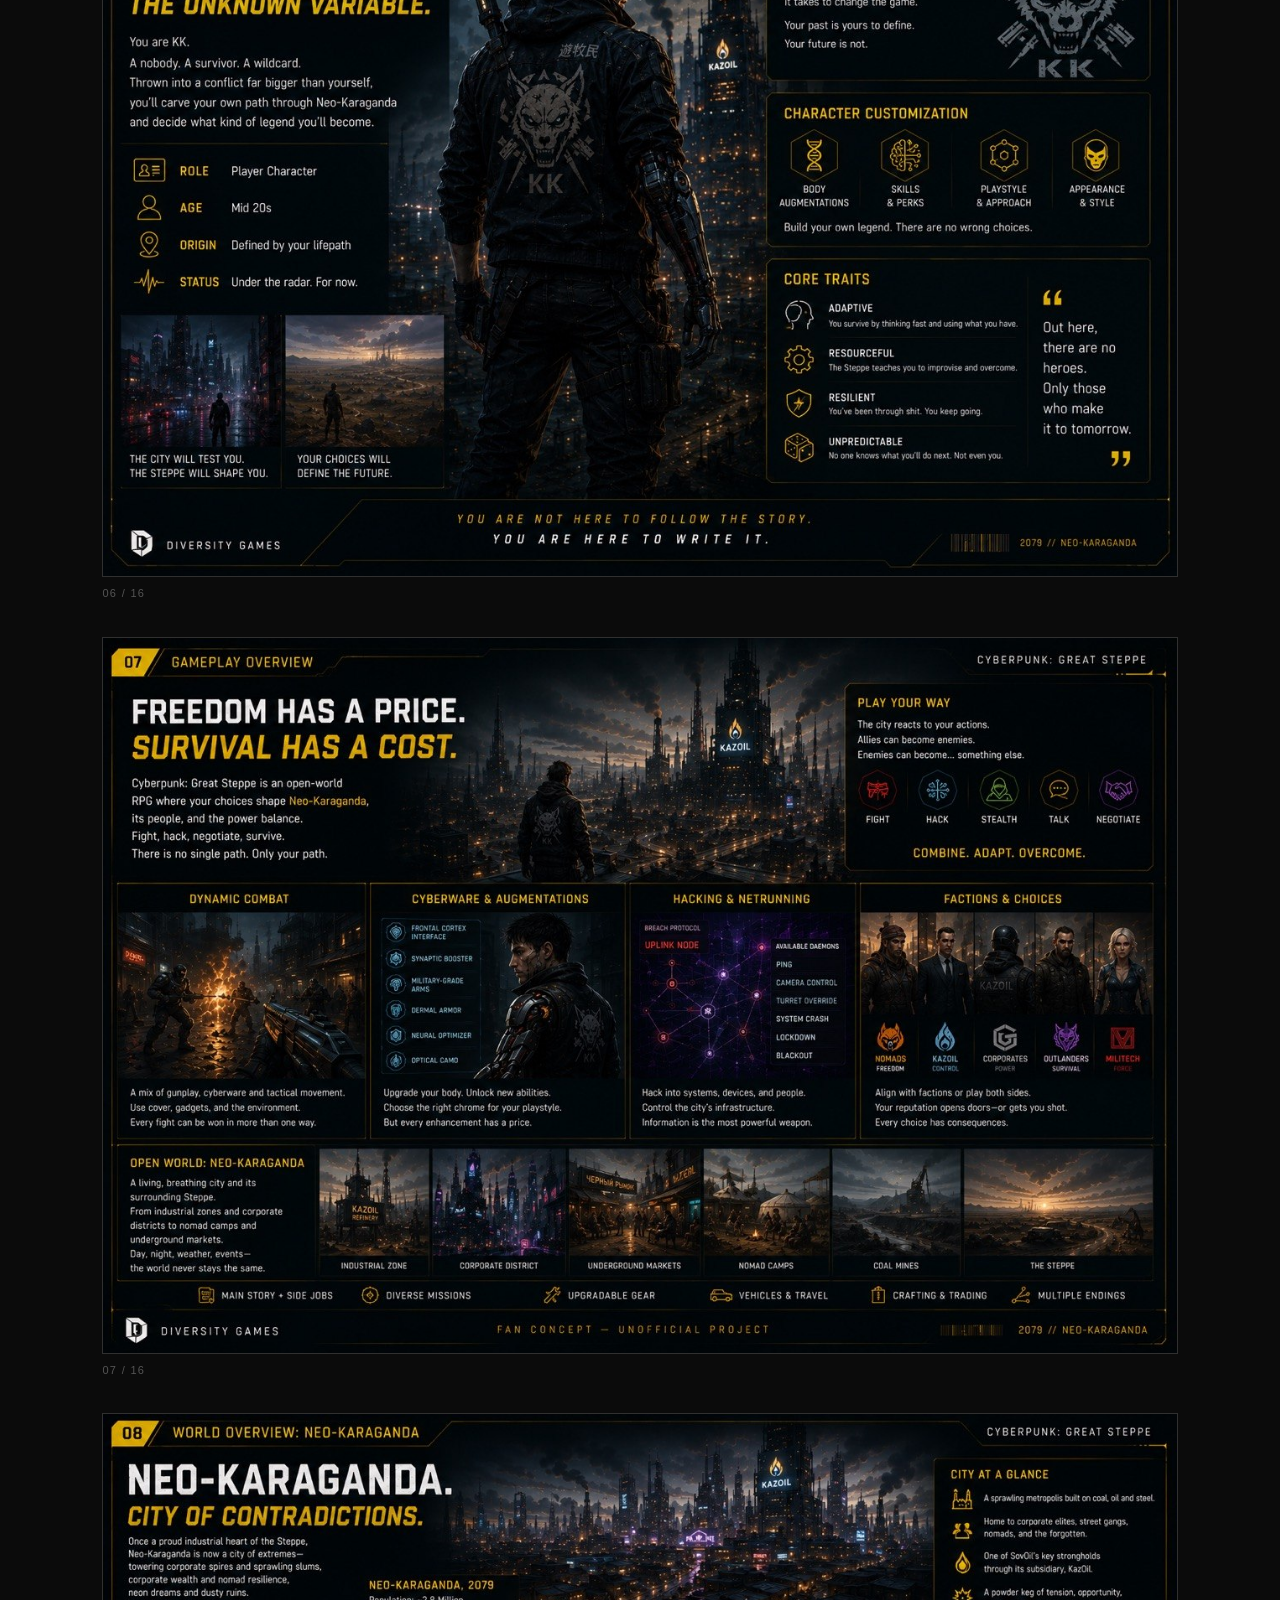
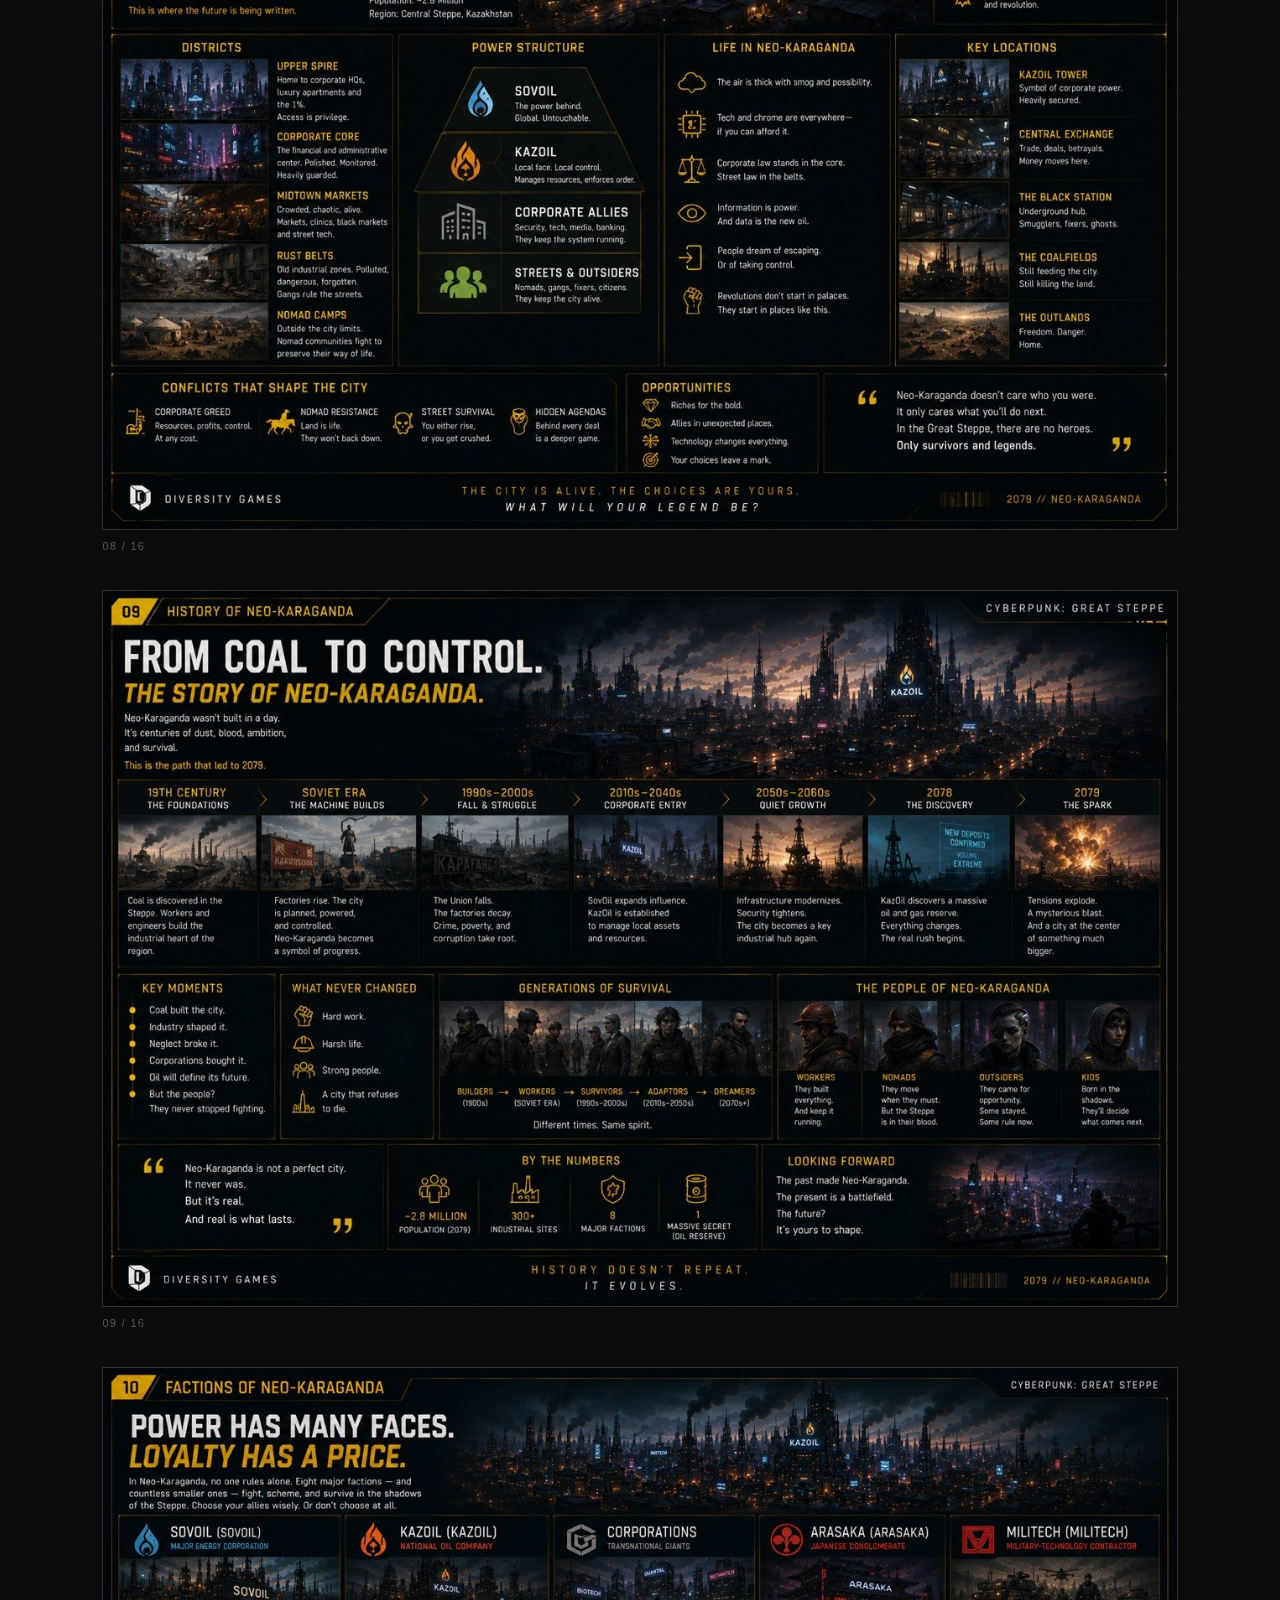
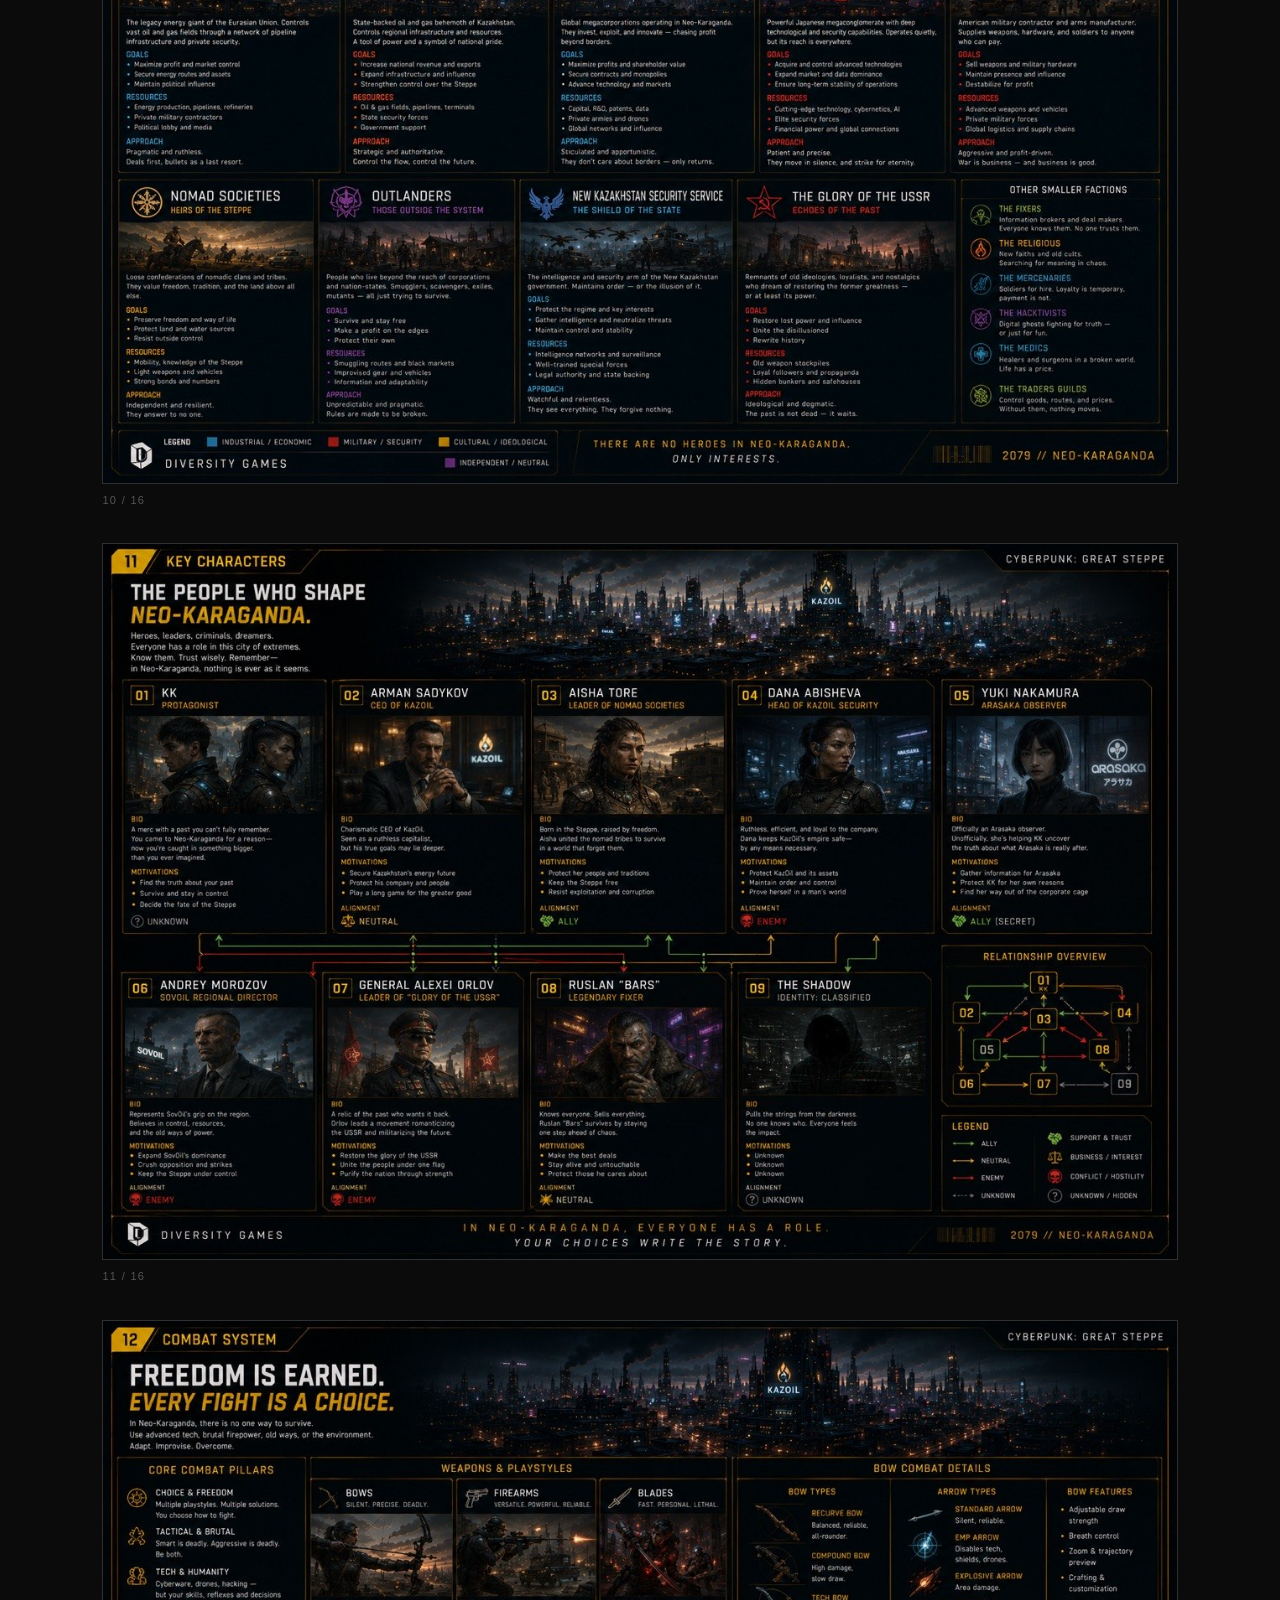
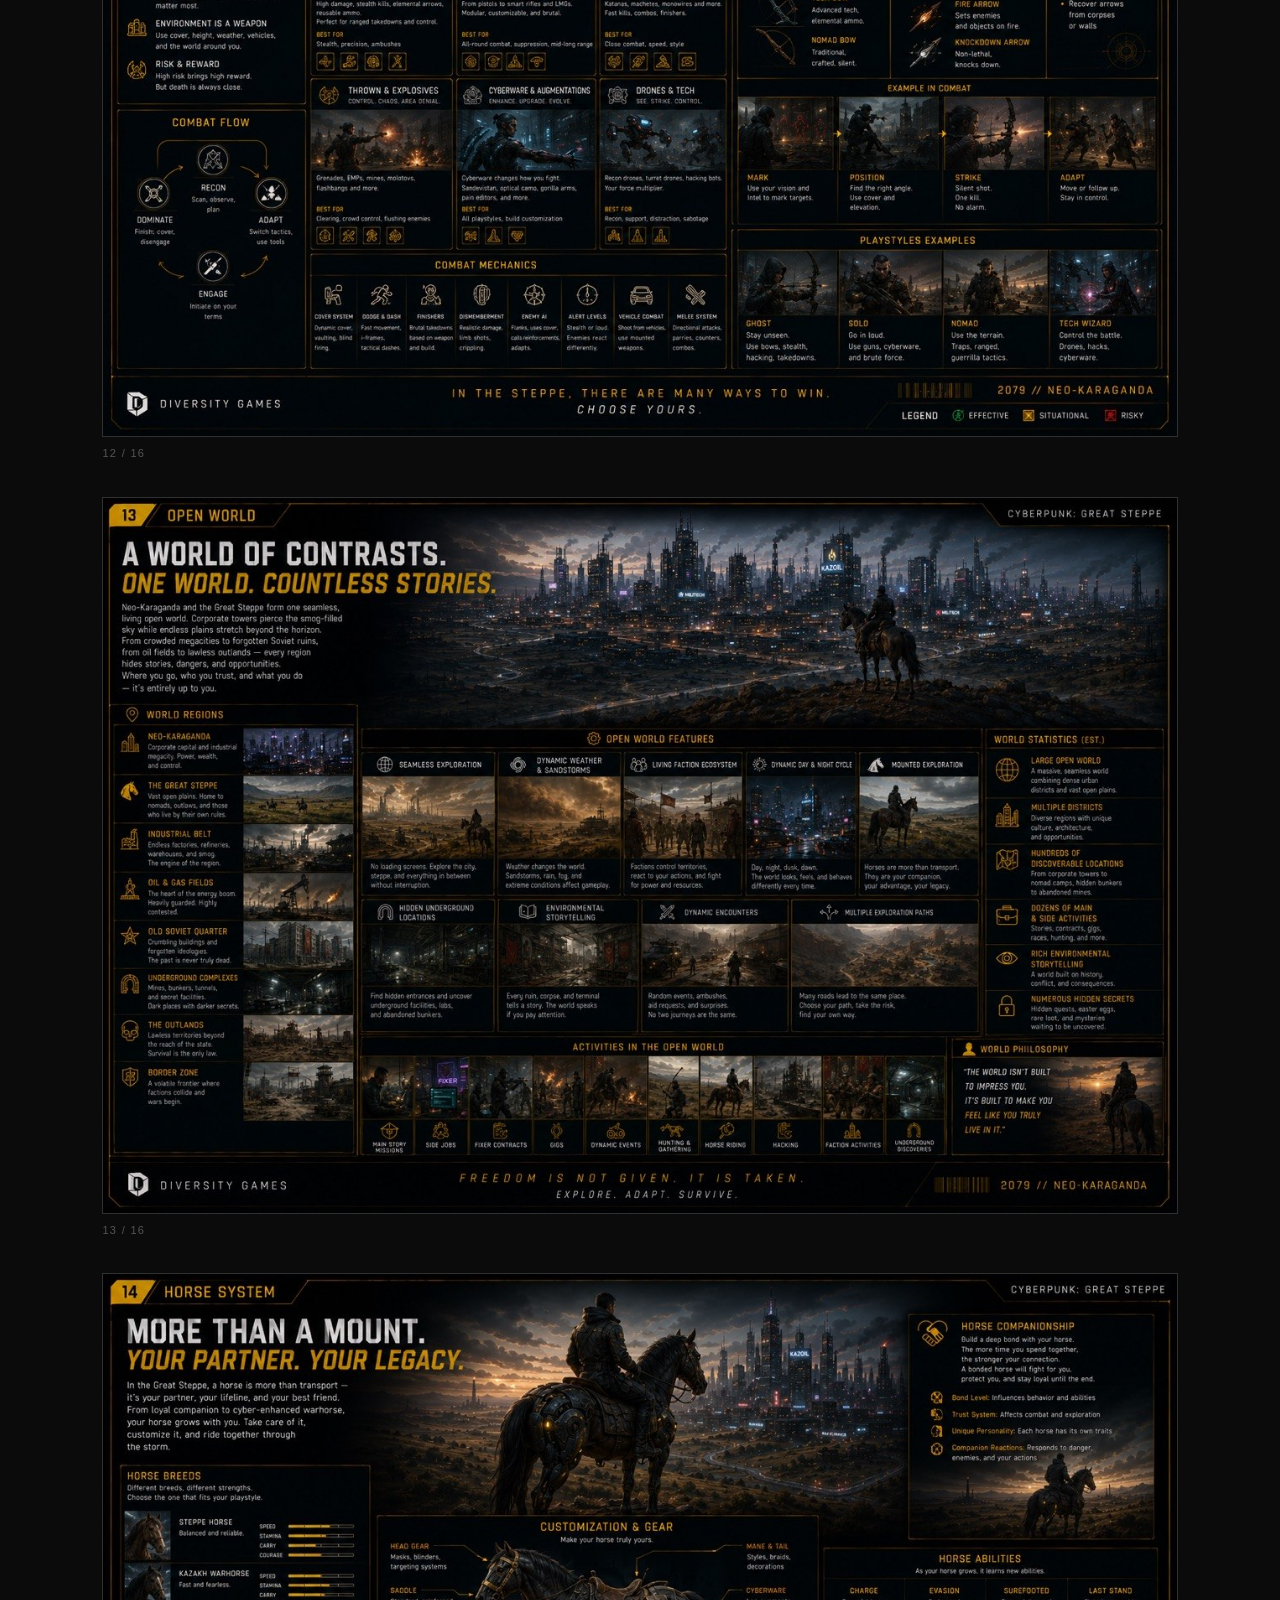
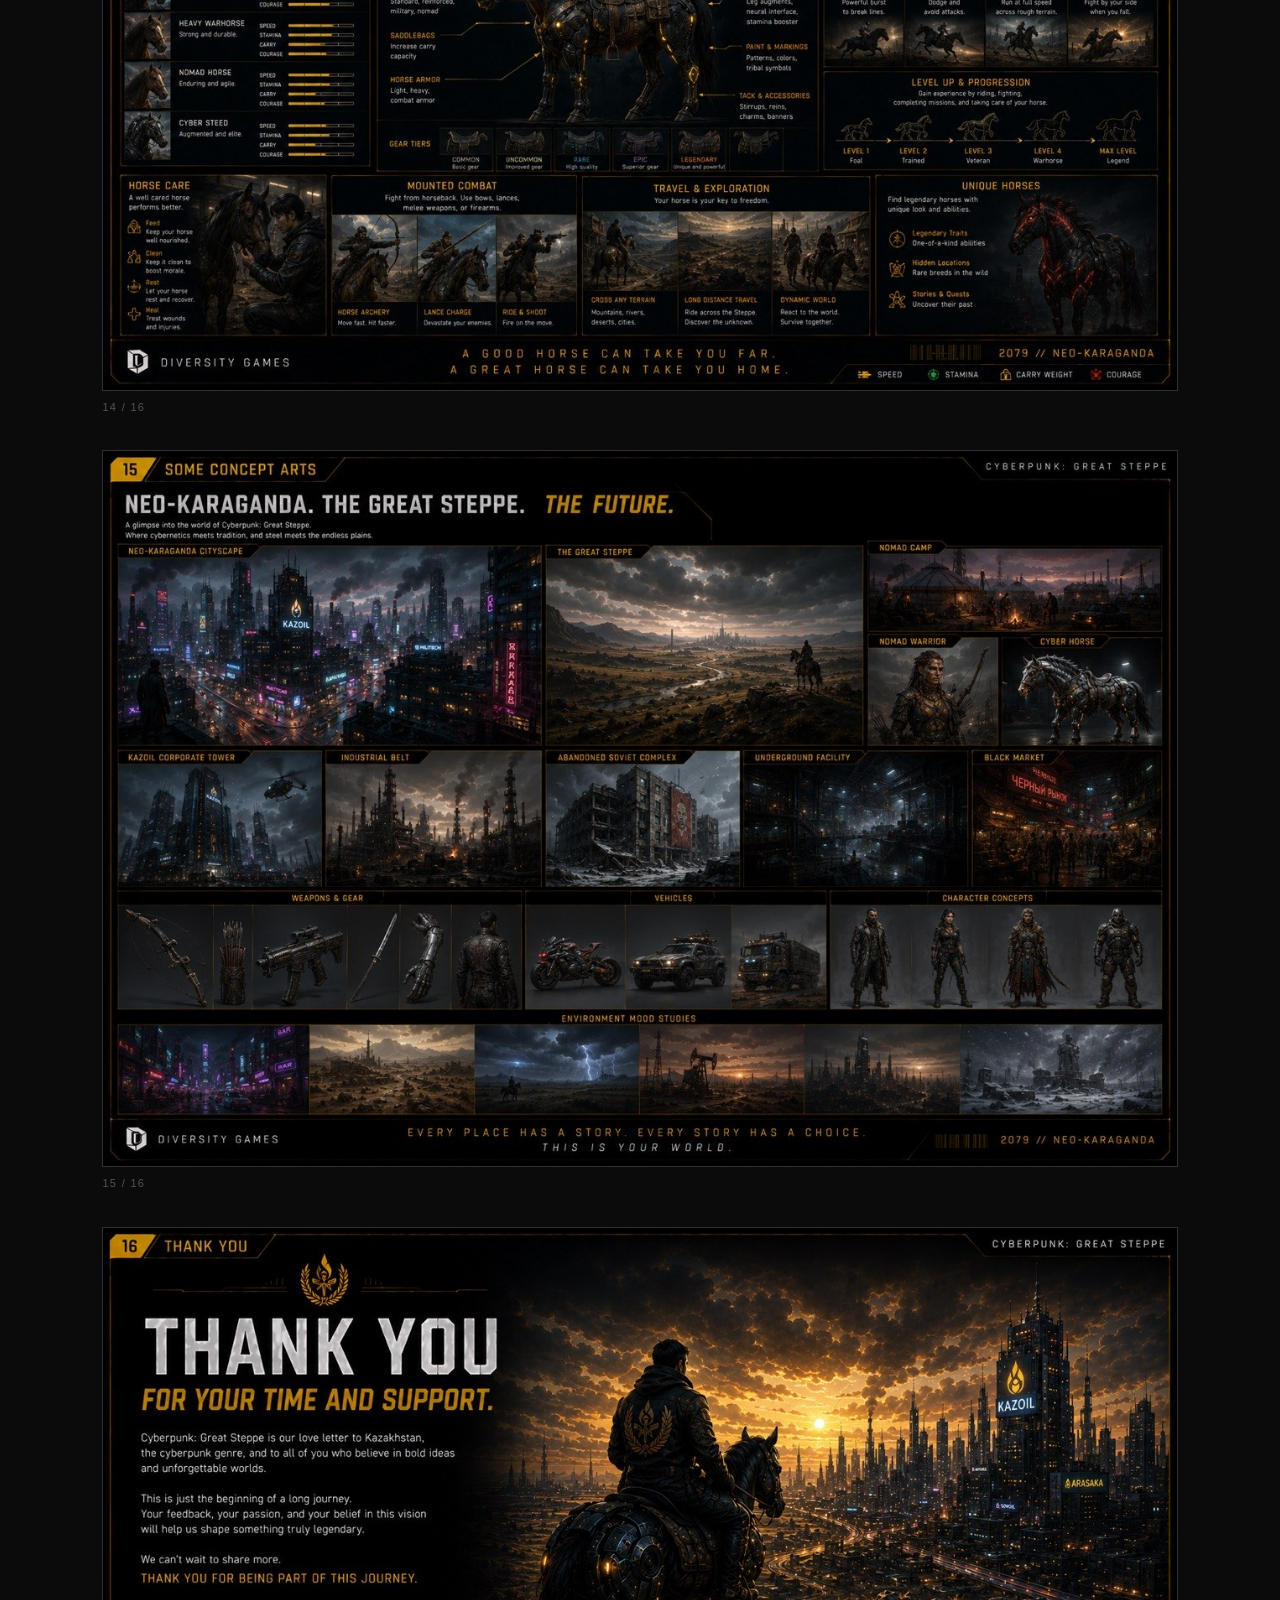
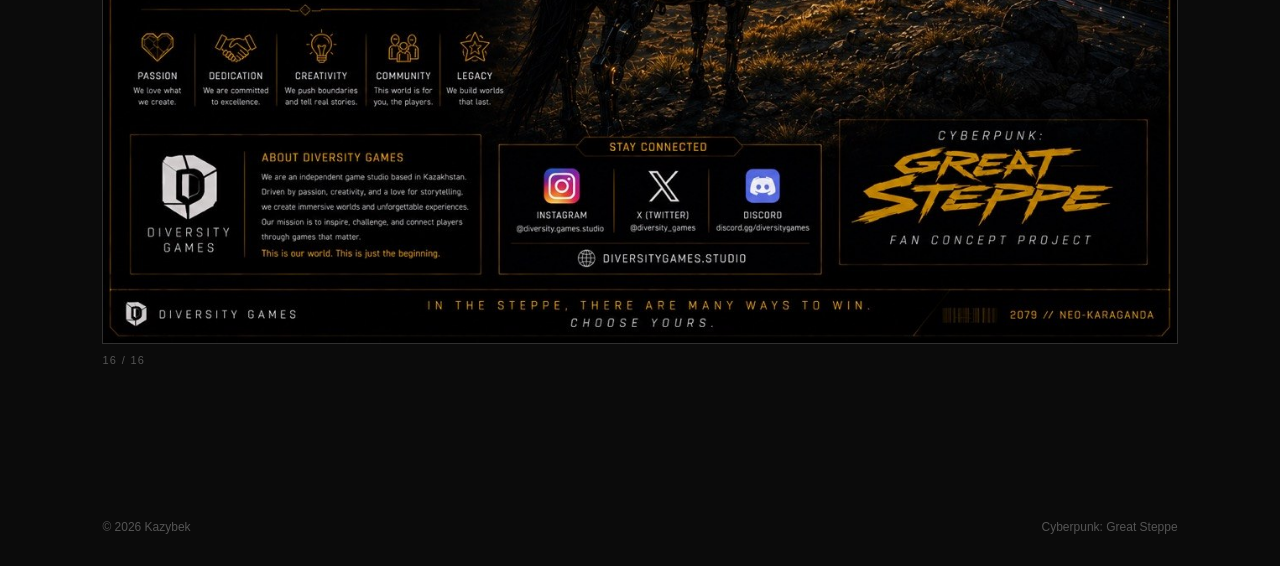
<file: great-steppe.html>
<!DOCTYPE html>
<html lang="en">
<head>
<meta charset="UTF-8"><meta name="viewport" content="width=device-width,initial-scale=1">
<title>Cyberpunk: Great Steppe — Kazybek</title>
<link rel="stylesheet" href="style.css">
<style>
.case-page{padding:70px 8vw 120px}.back{color:#999;font-size:13px}.case-hero{padding:90px 0 65px;border-bottom:1px solid #292929}
.case-hero h1{font-size:clamp(55px,9vw,130px);line-height:.82;letter-spacing:-.07em;margin:20px 0}
.case-hero p{max-width:700px;color:#999;font-size:18px}.case-actions{display:flex;gap:15px;flex-wrap:wrap;margin-top:30px}
.presentation{padding-top:60px;display:grid;gap:35px}.slide{margin:0}.slide img{display:block;width:100%;height:auto;border:1px solid #303030;background:#111}
.slide figcaption{padding-top:8px;color:#555;font-size:11px;letter-spacing:.12em}
@media(max-width:800px){.case-page{padding:45px 5vw 80px}.case-hero{padding-top:60px}}
</style>
</head>
<body>
<header class="nav"><a class="brand" href="index.html"><span>K</span>azybek</a><a class="back" href="index.html#work">← Portfolio</a></header>
<main class="case-page">
<section class="case-hero">
<p class="kicker">GAME CONCEPT / PRESENTATION</p>
<h1>Cyberpunk:<br><em>Great Steppe</em></h1>
<p>This portfolio case preserves the original visual presentation as a browsable web gallery. The uploaded deck contains 16 presentation slides.</p>
<div class="case-actions">
<a class="btn light" href="#presentation">View slides</a>
<a class="btn" href="Cyberpunk-Great-Steppe-Project.pptx" download>Download PPTX</a>
</div>
</section>
<section id="presentation" class="presentation">
<figure class="slide"><img src="great-steppe-01.jpg" alt="Cyberpunk Great Steppe presentation slide 1" loading="lazy"><figcaption>01 / 16</figcaption></figure>
<figure class="slide"><img src="great-steppe-02.jpg" alt="Cyberpunk Great Steppe presentation slide 2" loading="lazy"><figcaption>02 / 16</figcaption></figure>
<figure class="slide"><img src="great-steppe-03.jpg" alt="Cyberpunk Great Steppe presentation slide 3" loading="lazy"><figcaption>03 / 16</figcaption></figure>
<figure class="slide"><img src="great-steppe-04.jpg" alt="Cyberpunk Great Steppe presentation slide 4" loading="lazy"><figcaption>04 / 16</figcaption></figure>
<figure class="slide"><img src="great-steppe-05.jpg" alt="Cyberpunk Great Steppe presentation slide 5" loading="lazy"><figcaption>05 / 16</figcaption></figure>
<figure class="slide"><img src="great-steppe-06.jpg" alt="Cyberpunk Great Steppe presentation slide 6" loading="lazy"><figcaption>06 / 16</figcaption></figure>
<figure class="slide"><img src="great-steppe-07.jpg" alt="Cyberpunk Great Steppe presentation slide 7" loading="lazy"><figcaption>07 / 16</figcaption></figure>
<figure class="slide"><img src="great-steppe-08.jpg" alt="Cyberpunk Great Steppe presentation slide 8" loading="lazy"><figcaption>08 / 16</figcaption></figure>
<figure class="slide"><img src="great-steppe-09.jpg" alt="Cyberpunk Great Steppe presentation slide 9" loading="lazy"><figcaption>09 / 16</figcaption></figure>
<figure class="slide"><img src="great-steppe-10.jpg" alt="Cyberpunk Great Steppe presentation slide 10" loading="lazy"><figcaption>10 / 16</figcaption></figure>
<figure class="slide"><img src="great-steppe-11.jpg" alt="Cyberpunk Great Steppe presentation slide 11" loading="lazy"><figcaption>11 / 16</figcaption></figure>
<figure class="slide"><img src="great-steppe-12.jpg" alt="Cyberpunk Great Steppe presentation slide 12" loading="lazy"><figcaption>12 / 16</figcaption></figure>
<figure class="slide"><img src="great-steppe-13.jpg" alt="Cyberpunk Great Steppe presentation slide 13" loading="lazy"><figcaption>13 / 16</figcaption></figure>
<figure class="slide"><img src="great-steppe-14.jpg" alt="Cyberpunk Great Steppe presentation slide 14" loading="lazy"><figcaption>14 / 16</figcaption></figure>
<figure class="slide"><img src="great-steppe-15.jpg" alt="Cyberpunk Great Steppe presentation slide 15" loading="lazy"><figcaption>15 / 16</figcaption></figure>
<figure class="slide"><img src="great-steppe-16.jpg" alt="Cyberpunk Great Steppe presentation slide 16" loading="lazy"><figcaption>16 / 16</figcaption></figure>
</section>
</main>
<footer><span>© 2026 Kazybek</span><span>Cyberpunk: Great Steppe</span></footer>
</body></html>
</file>
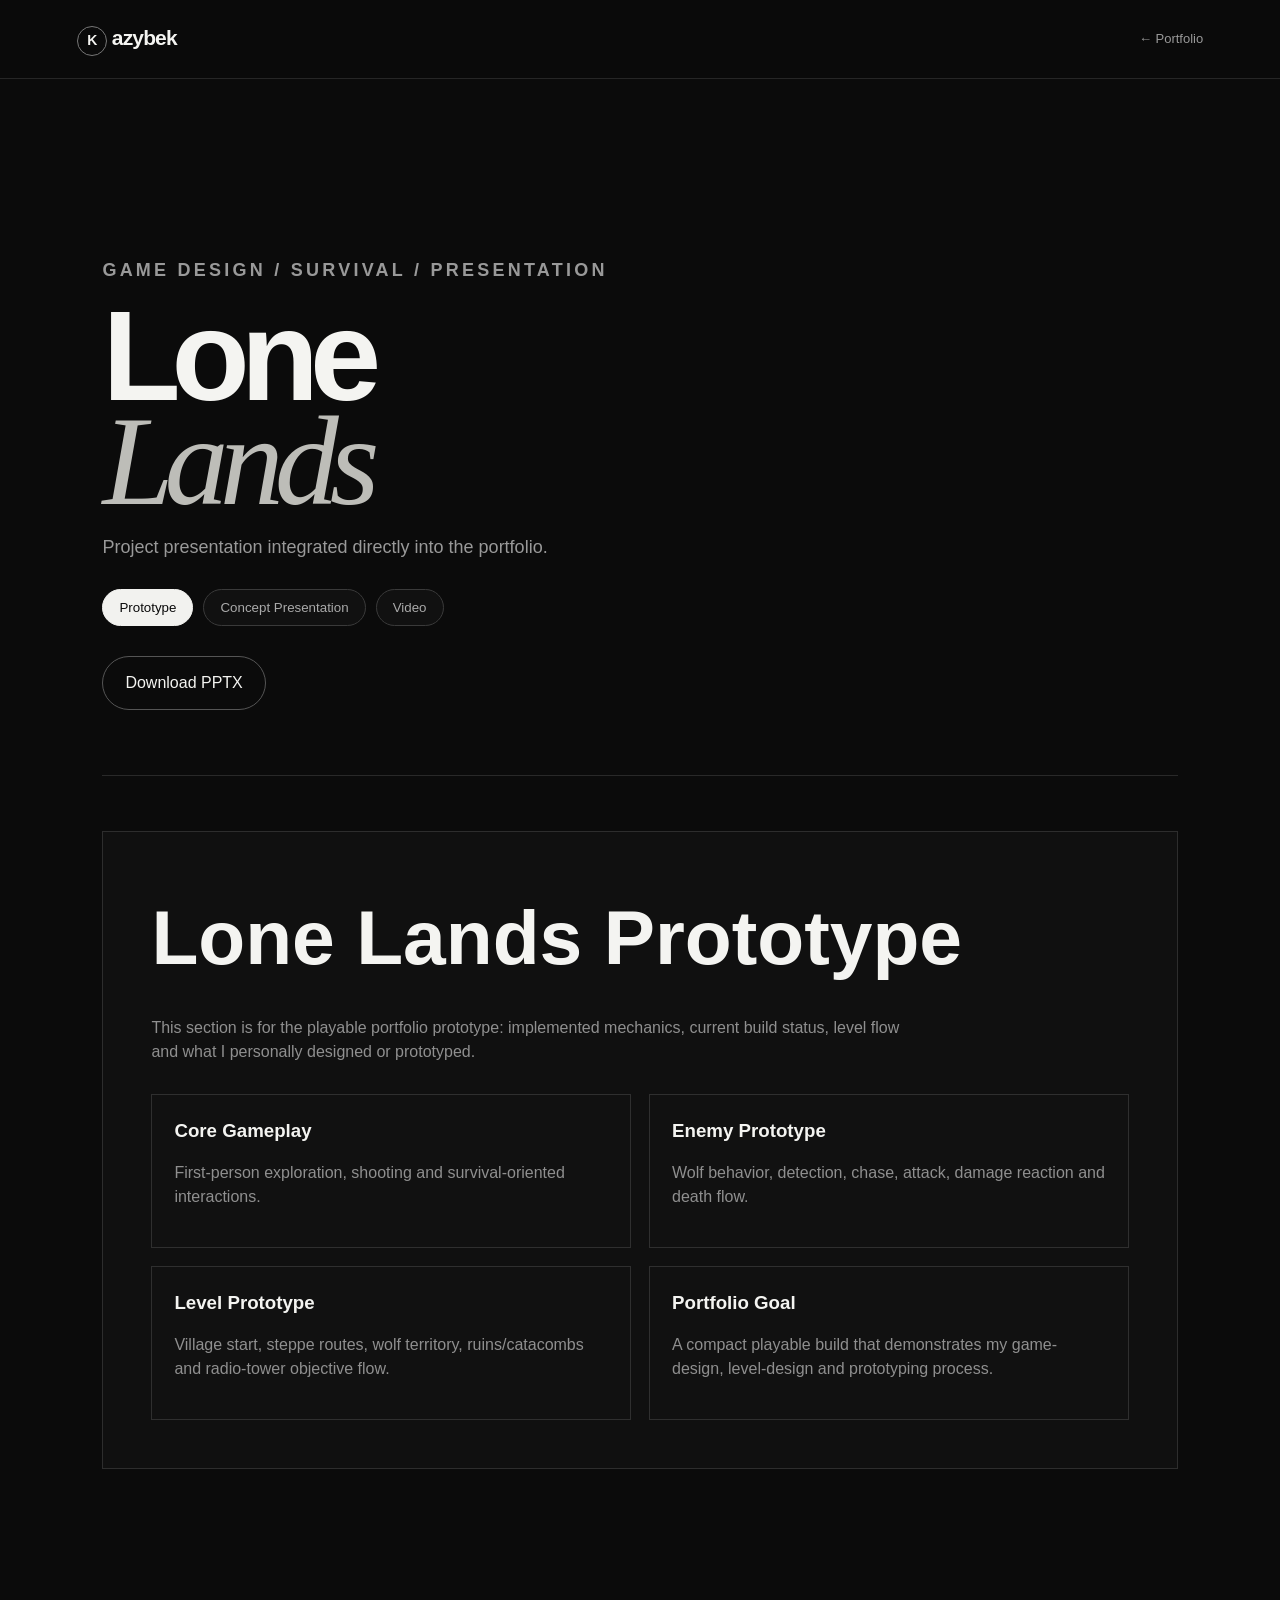
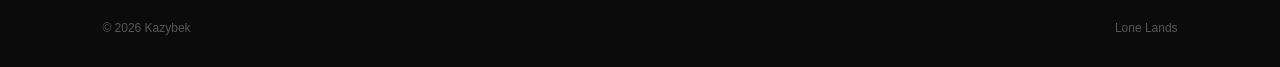
<file: lone-lands.html>
<!doctype html><html lang="en"><head><meta charset="utf-8"><meta name="viewport" content="width=device-width,initial-scale=1"><title>Lone Lands — Kazybek</title><link rel="stylesheet" href="style.css"><style>.case-page{padding:70px 8vw 120px}.back{color:#999;font-size:13px}.case-hero{padding:90px 0 65px;border-bottom:1px solid #292929}.case-hero h1{font-size:clamp(60px,10vw,140px);line-height:.82;letter-spacing:-.07em;margin:20px 0}.case-hero h1 em{font-family:Georgia,serif;font-weight:400;color:#bdbdb8}.case-hero p{max-width:720px;color:#999;font-size:18px}.case-actions{display:flex;gap:15px;flex-wrap:wrap;margin-top:30px}.presentation{padding-top:60px;display:grid;gap:35px}.slide{margin:0}.slide img{width:100%;display:block;border:1px solid #303030}.slide figcaption{padding-top:8px;color:#555;font-size:11px}@media(max-width:800px){.case-page{padding:45px 5vw 80px}}</style>
<style>
.project-tabs{display:flex;gap:10px;flex-wrap:wrap;margin-top:28px}
.project-tabs button{border:1px solid #3a3a3a;background:#111;color:#aaa;padding:10px 16px;border-radius:999px;cursor:pointer}
.project-tabs button.active{background:#f2f2ef;color:#0b0b0b;border-color:#f2f2ef}
.project-panel{display:none;min-height:72vh;padding-top:55px}
.project-panel.active{display:block}
.prototype-shell,.video-shell{min-height:62vh;border:1px solid #2d2d2d;background:#101010;padding:48px}
.prototype-shell h2,.video-shell h2{font-size:clamp(40px,6vw,82px);margin:0 0 20px}
.prototype-shell p,.video-shell p{color:#8f8f8f;max-width:760px}
.prototype-grid{display:grid;grid-template-columns:repeat(2,minmax(0,1fr));gap:18px;margin-top:30px}
.prototype-grid div{border:1px solid #2f2f2f;padding:22px;background:#111}
.prototype-grid h3{margin:0 0 8px}
.video-placeholder{width:min(960px,100%);aspect-ratio:16/9;border:1px dashed #444;display:grid;place-items:center;color:#666;margin-top:28px}
@media(max-width:800px){.prototype-grid{grid-template-columns:1fr}}
</style>

</head><body><header class="nav"><a class="brand" href="index.html"><span>K</span>azybek</a><a class="back" href="index.html#work">← Portfolio</a></header><main class="case-page"><section class="case-hero"><p class="kicker">GAME DESIGN / SURVIVAL / PRESENTATION</p><h1>Lone<br><em>Lands</em></h1><p>Project presentation integrated directly into the portfolio.</p><div class="project-tabs">
<button class="active" data-tab="prototype">Prototype</button>
<button data-tab="concept">Concept Presentation</button>
<button data-tab="video">Video</button>
</div>
<div class="case-actions"><a class="btn" href="Lone-Lands-Project.pptx" download>Download PPTX</a></div></section>
<section class="project-panel active" data-panel="prototype">
  <div class="prototype-shell">
    <h2>Lone Lands Prototype</h2>
    <p>This section is for the playable portfolio prototype: implemented mechanics, current build status, level flow and what I personally designed or prototyped.</p>
    <div class="prototype-grid">
      <div><h3>Core Gameplay</h3><p>First-person exploration, shooting and survival-oriented interactions.</p></div>
      <div><h3>Enemy Prototype</h3><p>Wolf behavior, detection, chase, attack, damage reaction and death flow.</p></div>
      <div><h3>Level Prototype</h3><p>Village start, steppe routes, wolf territory, ruins/catacombs and radio-tower objective flow.</p></div>
      <div><h3>Portfolio Goal</h3><p>A compact playable build that demonstrates my game-design, level-design and prototyping process.</p></div>
    </div>
  </div>
</section>

<section id="presentation" class="presentation project-panel" data-panel="concept"><figure class="slide"><img src="lone-lands-01.png" alt="Lone Lands slide 1" loading="lazy"><figcaption>01 / 14</figcaption></figure><figure class="slide"><img src="lone-lands-02.png" alt="Lone Lands slide 2" loading="lazy"><figcaption>02 / 14</figcaption></figure><figure class="slide"><img src="lone-lands-03.png" alt="Lone Lands slide 3" loading="lazy"><figcaption>03 / 14</figcaption></figure><figure class="slide"><img src="lone-lands-04.png" alt="Lone Lands slide 4" loading="lazy"><figcaption>04 / 14</figcaption></figure><figure class="slide"><img src="lone-lands-05.png" alt="Lone Lands slide 5" loading="lazy"><figcaption>05 / 14</figcaption></figure><figure class="slide"><img src="lone-lands-06.png" alt="Lone Lands slide 6" loading="lazy"><figcaption>06 / 14</figcaption></figure><figure class="slide"><img src="lone-lands-07.png" alt="Lone Lands slide 7" loading="lazy"><figcaption>07 / 14</figcaption></figure><figure class="slide"><img src="lone-lands-08.png" alt="Lone Lands slide 8" loading="lazy"><figcaption>08 / 14</figcaption></figure><figure class="slide"><img src="lone-lands-09.png" alt="Lone Lands slide 9" loading="lazy"><figcaption>09 / 14</figcaption></figure><figure class="slide"><img src="lone-lands-10.png" alt="Lone Lands slide 10" loading="lazy"><figcaption>10 / 14</figcaption></figure><figure class="slide"><img src="lone-lands-11.png" alt="Lone Lands slide 11" loading="lazy"><figcaption>11 / 14</figcaption></figure><figure class="slide"><img src="lone-lands-12.png" alt="Lone Lands slide 12" loading="lazy"><figcaption>12 / 14</figcaption></figure><figure class="slide"><img src="lone-lands-13.png" alt="Lone Lands slide 13" loading="lazy"><figcaption>13 / 14</figcaption></figure><figure class="slide"><img src="lone-lands-14.png" alt="Lone Lands slide 14" loading="lazy"><figcaption>14 / 14</figcaption></figure></section>

<section class="project-panel" data-panel="video">
  <div class="video-shell">
    <h2>Gameplay Video</h2>
    <p>A YouTube gameplay video will be embedded here.</p>
    <div class="video-placeholder">YouTube video</div>
  </div>
</section>

</main><footer><span>© 2026 Kazybek</span><span>Lone Lands</span></footer>
<script>
document.querySelectorAll(".project-tabs button").forEach(btn=>{
  btn.addEventListener("click",()=>{
    document.querySelectorAll(".project-tabs button").forEach(b=>b.classList.remove("active"));
    document.querySelectorAll(".project-panel").forEach(p=>p.classList.remove("active"));
    btn.classList.add("active");
    const panel=document.querySelector(`[data-panel="${btn.dataset.tab}"]`);
    if(panel) panel.classList.add("active");
    window.scrollTo({top:0,behavior:"smooth"});
  });
});
</script>

</body></html>
</file>
<file: style.css>
*{box-sizing:border-box}html{scroll-behavior:smooth}body{margin:0;background:#0b0b0b;color:#f4f4f1;font-family:Arial,Helvetica,sans-serif;line-height:1.5}a{color:inherit;text-decoration:none}.nav{position:sticky;top:0;z-index:20;display:flex;align-items:center;justify-content:space-between;padding:22px 6vw;background:rgba(11,11,11,.9);backdrop-filter:blur(18px);border-bottom:1px solid #262626}.brand{font-weight:800;letter-spacing:-.04em;font-size:21px}.brand span{display:inline-grid;place-items:center;width:30px;height:30px;margin-right:5px;border:1px solid #777;border-radius:50%;font-size:14px}.nav nav{display:flex;gap:32px;color:#aaa;font-size:13px}.nav nav a:hover{color:#fff}.lang{border:1px solid #555;background:transparent;color:#fff;border-radius:999px;padding:8px 13px;font-size:11px;font-weight:700;cursor:pointer}.hero{min-height:92vh;padding:110px 8vw;display:flex;justify-content:space-between;align-items:center;border-bottom:1px solid #252525;background:radial-gradient(circle at 75% 45%,#252525 0,transparent 28%)}.kicker,.section-label,.tag{font-size:11px;letter-spacing:.18em;color:#858585;font-weight:700}.hero h1{font-size:clamp(60px,10vw,145px);line-height:.82;letter-spacing:-.075em;margin:22px 0}.hero h1 em,.section h2 em{font-family:Georgia,serif;font-weight:400;color:#bdbdb8}.hero-text{max-width:620px;color:#999;font-size:18px}.hero-actions{display:flex;align-items:center;gap:28px;margin-top:35px}.btn{padding:14px 22px;border-radius:999px;border:1px solid #555}.btn.light{background:#f4f4f1;color:#0b0b0b;border-color:#f4f4f1}.text-link{color:#aaa;font-size:14px}.hero-mark{width:210px;height:210px;border:1px solid #444;border-radius:50%;display:flex;flex-direction:column;align-items:center;justify-content:center;color:#777;text-align:center;font-size:10px;letter-spacing:.15em}.orb{font-size:72px;font-weight:900;letter-spacing:-.1em;color:#eee}.orb span{font-size:15px;color:#888}.section{padding:120px 8vw;border-bottom:1px solid #252525}.about{display:grid;grid-template-columns:20% 1fr;gap:6vw}.section h2{font-size:clamp(45px,6vw,88px);line-height:.9;letter-spacing:-.055em;margin:0 0 55px}.about-grid{display:grid;grid-template-columns:1fr 1fr;gap:40px;color:#999;font-size:17px;max-width:900px}.availability{margin-top:60px;border-top:1px solid #333;padding-top:20px;display:grid;grid-template-columns:auto auto 1fr;gap:12px;align-items:center;max-width:900px}.availability span{width:8px;height:8px;background:#9dff8a;border-radius:50%;box-shadow:0 0 12px #9dff8a}.availability strong{font-size:13px}.availability small{color:#777}.section-top{display:flex;justify-content:space-between;gap:40px;align-items:end;margin-bottom:55px}.section-top p{max-width:430px;color:#777}.case{border:1px solid #2d2d2d;background:#101010}.case-grid{display:grid;grid-template-columns:1fr 1fr;gap:20px;margin-top:20px}.case-visual{min-height:390px;background:linear-gradient(135deg,#181818,#303030);padding:25px;display:flex;flex-direction:column;justify-content:flex-end}.case-visual span{font-size:12px;color:#888;margin-bottom:auto}.case-visual strong{font-size:clamp(38px,6vw,80px);line-height:.85;letter-spacing:-.06em}.case-visual small{margin-top:12px;color:#888;letter-spacing:.15em;font-size:10px}.visual-two{background:linear-gradient(135deg,#151515,#222)}.visual-three{background:linear-gradient(135deg,#222,#151515)}.case-content{padding:34px}.case-content h3{font-size:40px;letter-spacing:-.04em;margin:10px 0}.case-content p:not(.tag){color:#999;max-width:700px}.meta{display:flex;gap:60px;margin:30px 0}.meta div{display:flex;flex-direction:column}.meta b{font-size:9px;letter-spacing:.16em;color:#666}.meta span{font-size:13px;color:#bbb;margin-top:5px}.case-link{font-size:13px}.coming{margin-top:20px;border:1px dashed #333;padding:30px;color:#777;display:flex;gap:25px}.coming span{color:#555}.skills-section{display:grid;grid-template-columns:20% 1fr;gap:6vw}.skills-layout{display:grid;grid-template-columns:.8fr 1.2fr;gap:7vw}.skill-list{border-top:1px solid #333}.skill-list div{display:grid;grid-template-columns:35px 1fr;column-gap:15px;padding:23px 0;border-bottom:1px solid #333}.skill-list b{color:#555;font-size:11px}.skill-list h3{margin:0;font-size:22px}.skill-list p{grid-column:2;margin:5px 0 0;color:#777;font-size:13px}.tools{display:grid;grid-template-columns:20% 1fr;gap:6vw}.tool-row{display:flex;flex-wrap:wrap;gap:10px}.tool-row span{border:1px solid #333;border-radius:999px;padding:11px 17px;color:#aaa;font-size:13px}.contact{display:grid;grid-template-columns:20% 1fr;gap:6vw}.contact h2{margin-bottom:25px}.contact p{color:#888;max-width:600px}.contact-links{display:flex;gap:35px;margin-top:35px}.contact-links a{font-size:15px;border-bottom:1px solid #555;padding-bottom:4px}footer{display:flex;justify-content:space-between;padding:30px 8vw;color:#555;font-size:12px}@media(max-width:800px){.nav nav{display:none}.hero{padding:80px 6vw;display:block}.hero-mark{margin-top:70px}.section{padding:80px 6vw}.about,.skills-section,.tools,.contact{grid-template-columns:1fr}.about-grid,.skills-layout,.case-grid{grid-template-columns:1fr}.section-label{margin-bottom:30px}.section-top{display:block}.case-visual{min-height:270px}.meta{gap:25px;flex-wrap:wrap}.contact-links{flex-wrap:wrap}footer{padding:25px 6vw;display:block}.hero h1{font-size:18vw}}
.cyber-case{margin-top:20px}.cyber-visual{background:linear-gradient(135deg,#131313,#292929)}

.cyber-preview{position:relative;overflow:hidden;padding:0;min-height:390px}
.cyber-preview img{position:absolute;inset:0;width:100%;height:100%;object-fit:cover;display:block;filter:brightness(.68)}
.cyber-preview .preview-overlay{position:absolute;inset:0;padding:25px;display:flex;flex-direction:column;justify-content:space-between;background:linear-gradient(to top,rgba(0,0,0,.75),rgba(0,0,0,.08) 65%)}
.cyber-preview .preview-overlay span{font-size:12px;color:#ddd}
.cyber-preview .preview-overlay strong{display:block;font-size:clamp(38px,6vw,80px);line-height:.85;letter-spacing:-.06em}
.cyber-preview .preview-overlay small{display:block;margin-top:12px;color:#bbb;letter-spacing:.15em;font-size:10px}
@media(max-width:800px){.cyber-preview{min-height:270px}}

.lone-preview{position:relative;overflow:hidden;padding:0;min-height:500px}
.lone-preview img{position:absolute;inset:0;width:100%;height:100%;object-fit:cover;display:block;filter:brightness(.72)}
.lone-preview .preview-overlay{position:absolute;inset:0;padding:25px;display:flex;flex-direction:column;justify-content:space-between;background:linear-gradient(to top,rgba(0,0,0,.72),rgba(0,0,0,.03) 65%)}
.lone-preview .preview-overlay span{font-size:12px;color:#ddd}
.lone-preview .preview-overlay strong{display:block;font-size:clamp(45px,7vw,92px);line-height:.85;letter-spacing:-.06em}
.lone-preview .preview-overlay small{display:block;margin-top:12px;color:#ccc;letter-spacing:.15em;font-size:10px}
@media(max-width:800px){.lone-preview{min-height:300px}}

.lone-preview,.cyber-preview{aspect-ratio:2.5/1;min-height:0!important;background:#111}
.lone-preview img,.cyber-preview img{position:absolute;inset:0;width:100%;height:100%;object-fit:cover;object-position:center;filter:none}
@media(max-width:800px){.lone-preview,.cyber-preview{aspect-ratio:16/7;min-height:0!important}}

/* v11: full-width game-library banners without cropping */
.steam-banner{
  position:relative;
  width:100%;
  aspect-ratio: 1920 / 768;
  min-height:0 !important;
  padding:0 !important;
  overflow:hidden;
  background:#0b0b0b;
}
.steam-banner img{
  position:absolute;
  inset:0;
  width:100%;
  height:100%;
  object-fit:contain;
  object-position:center;
  display:block;
  filter:none !important;
}
.cyber-case{margin-top:20px}
@media(max-width:800px){
  .steam-banner{
    aspect-ratio:1920 / 768;
    min-height:0 !important;
  }
}
</file>
